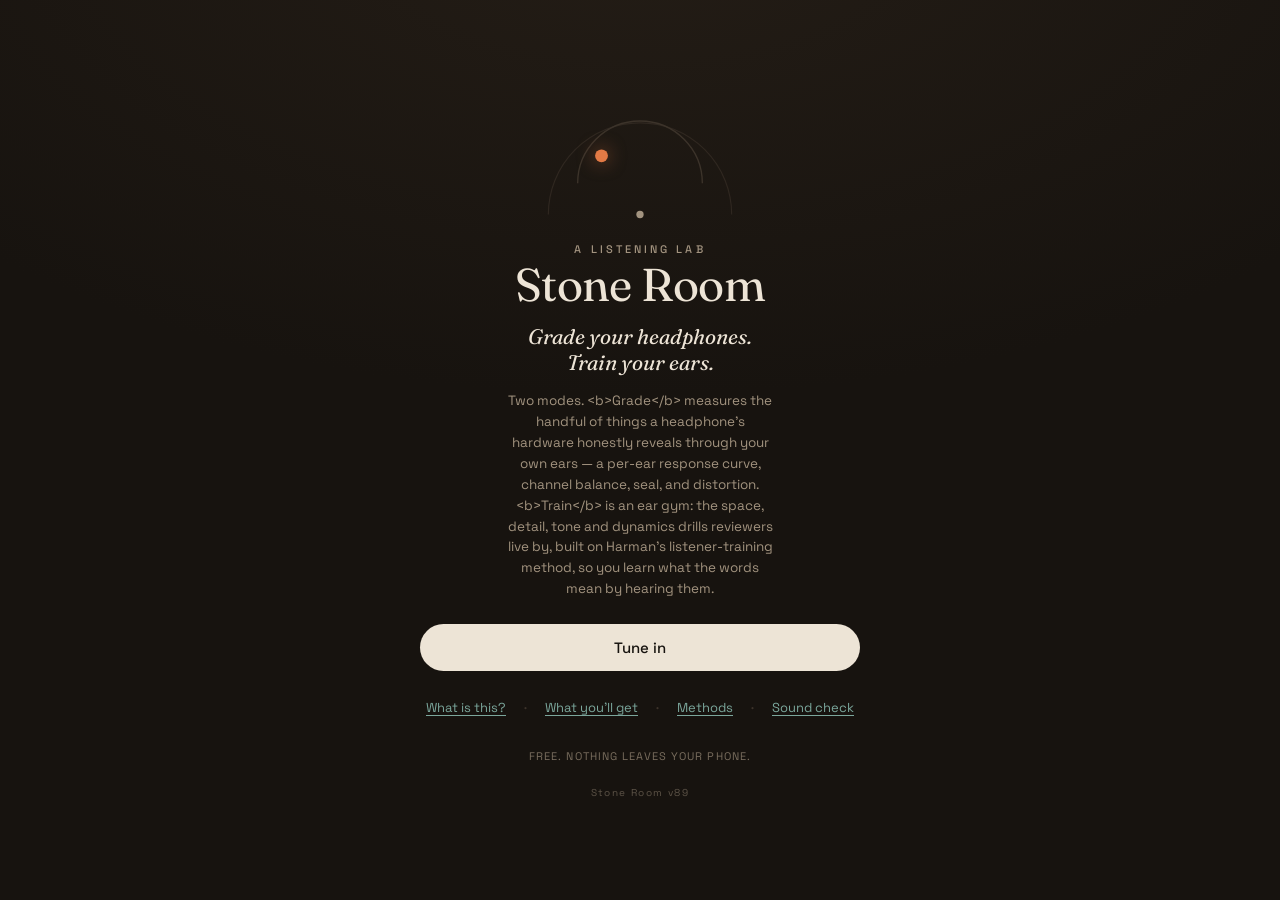
<file: index.html>
<!DOCTYPE html>
<html lang="en">
<head>
<meta charset="UTF-8" />
<meta name="viewport" content="width=device-width, initial-scale=1.0, viewport-fit=cover" />
<title>Stone Room — a listening lab</title>
<meta name="description" content="A free listening lab: measure your hearing and your headphones together. 20 rooms including a per-ear hearing curve — the shape of what you hear, saved so you can compare pairs and watch your ears over time." />
<meta name="theme-color" content="#17130F" />
<meta property="og:title" content="Stone Room — a listening lab" />
<meta property="og:description" content="Measure your hearing and your headphones together. Adaptive rooms + a per-ear hearing curve, saved so you can compare pairs — and learn the vocabulary as you go." />
<meta property="og:type" content="website" />
<link rel="manifest" href="manifest.webmanifest" />
<link rel="apple-touch-icon" href="icons/apple-touch-icon.png" />
<link rel="icon" href="icons/favicon-32.png" sizes="32x32" type="image/png" />
<meta name="apple-mobile-web-app-capable" content="yes" />
<meta name="apple-mobile-web-app-status-bar-style" content="black-translucent" />
<meta name="apple-mobile-web-app-title" content="Stone Room" />
<link rel="preconnect" href="https://fonts.googleapis.com">
<link rel="preconnect" href="https://fonts.gstatic.com" crossorigin>
<link href="https://fonts.googleapis.com/css2?family=Fraunces:ital,opsz,wght@0,9..144,400;0,9..144,500;1,9..144,400&family=Space+Grotesk:wght@400;500;600&display=swap" rel="stylesheet">
<link rel="stylesheet" href="styles.css" />
</head>
<body>
<div class="app">

  <!-- landing / explainer -->
  <section id="intro" class="screen on">
    <div class="hero">
      <svg class="herofield" viewBox="-120 -66 240 150" aria-hidden="true">
        <path class="arcfaint" d="M -100 60 A 100 100 0 0 1 100 60"/>
        <path class="arc" d="M -68 26 A 68 68 0 0 1 68 26"/>
        <circle class="headdot" cx="0" cy="60" r="4"/>
        <circle class="heroDot" id="heroDot" cx="-42" cy="-4" r="7"/>
      </svg>
      <div class="eyebrow">A listening lab</div>
      <h1>Stone Room</h1>
      <p class="hook" id="introHook"></p>
    </div>
    <p class="subline" id="introLine"></p>
    <div class="resumebar" id="resumebar" hidden>
      <div class="resumetext" id="resumetext"></div>
      <div class="resumebtns">
        <button class="btn small" id="resumebtn">Resume</button>
        <button class="linkbtn" id="freshbtn">Start fresh</button>
      </div>
    </div>
    <p class="lede deepnote" id="deepnote"></p>
    <button class="btn" id="begin">Tune in</button>
    <div class="introlinks">
      <button class="linkbtn" id="aboutToggle" aria-expanded="false">What is this?</button>
      <span class="sep">·</span>
      <button class="linkbtn" id="demoToggle" aria-expanded="false">What you’ll get</button>
      <span class="sep" id="pfsep" style="display:none">·</span>
      <button class="linkbtn" id="goprofiles" style="display:none">Profiles</button>
      <span class="sep">·</span>
      <button class="linkbtn" id="gomethods">Methods</button>
      <span class="sep">·</span>
      <button class="linkbtn" id="sndchk">Sound check</button>
    </div>
    <div class="about" id="introAbout" hidden>
      <p id="introWhat"></p>
      <p id="introGap"></p>
      <!-- the chain: everything a listening moment passes through — a lab rig measures one stage; you hear all five -->
      <div class="chainmap" aria-label="The five stages every sound passes through before you hear it">
        <div class="cm-head">Everything you hear passes through five stages</div>
        <div class="cm-node"><span class="cn">The recording</span><span class="cd">Streams and files are lossy-compressed — the encoder discards what a masking model predicts you won’t hear. A choice made before you press play.</span></div>
        <div class="cm-node"><span class="cn">The phone &amp; its apps</span><span class="cd">Volume curve, EQ, spatializers, system mixing — every setting quietly reshapes the signal.</span></div>
        <div class="cm-node"><span class="cn">The connection</span><span class="cd">Bluetooth re-compresses the audio again (SBC, AAC, aptX, LDAC — codecs differ); a cable skips that step.</span></div>
        <div class="cm-node lab"><span class="cn">The headphones</span><span class="cd">The driver’s frequency response, distortion, and seal against your head.</span></div>
        <div class="cm-node you"><span class="cn">Your ears</span><span class="cd">Outer-ear filtering, your own hearing thresholds, your training. Where sound becomes perception.</span></div>
        <p class="cm-cap">A lab rig measures the headphone stage in isolation — precisely, but alone. Listening happens through all five at once. Stone Room measures the whole line, because the whole line is what you hear — which is why every reading here says <b>you + this chain</b>, never a bare headphone spec.</p>
      </div>
      <p class="about-tips" id="introTips"></p>
    </div>
    <div class="demo" id="introDemo" hidden>
      <div class="fpbox" id="fpDemo"></div>
      <p class="demo-cap">A sample reading. Yours is measured from your own answers — every mark on it is a real number from your run.</p>
    </div>
    <p class="promise" id="introPromise"></p>
    <div class="labpanel" id="labpanel" style="display:none"></div>
    <div class="ver" id="ver"></div>
  </section>

  <!-- channel check: ONE verifiable test of the chain, used before every room -->
  <section id="cal" class="screen">
    <div class="eyebrow">First, a quick check</div>
    <h2 id="calTitle">Which ear?</h2>
    <p class="lede" id="calNote">Headphones on. A two-note chime is playing in <b>one</b> ear — which side do you hear it on?</p>
    <div class="calbar" id="calbar">
      <span class="end" style="text-align:left">◀ Left</span>
      <div class="caltrack"><div class="caldot" id="caldot"></div></div>
      <span class="end" style="text-align:right">Right ▶</span>
    </div>
    <div class="choices on" id="calChoices"></div>
    <div class="row">
      <button class="btn ghost" id="calback">Back</button>
    </div>
  </section>

  <!-- room select -->
  <section id="select" class="screen">
    <div class="eyebrow">Pick a room</div>
    <h2>What do you want to measure?</h2>
    <p class="lede">One room at a time. Each measures a single claim on the pair you have on — tap it, run it, and the reading lands on that pair’s profile.</p>
    <div class="selscroll" id="selscroll"></div>
    <div class="seltools">
      <button id="selall">Everything</button>
      <button id="selnone">Clear</button>
    </div>
    <div class="seltime" id="seltime"></div>
    <div class="row"><button class="btn ghost" id="selback">Back</button><button class="btn ghost" id="selstart">Results ›</button></div>
  </section>

  <!-- device -->
  <section id="device" class="screen">
    <div class="eyebrow">One more thing</div>
    <h2>Which headphones are on?</h2>
    <p class="lede">Results are saved per pair, so you can run the same room on different headphones and compare them.</p>
    <div class="warnbox"><b>Comparing pairs?</b> Match loudness first: replay the calibration notes on each pair and set the phone volume until they sound equally loud. Keep ANC in the same mode, and check both use their best Bluetooth codec (Developer options → Bluetooth audio codec).</div>
    <input id="devinput" maxlength="24" placeholder="e.g. HD 600, AirPods Pro…" />
    <div class="devchips" id="devchips"></div>
    <label class="optrow"><input type="checkbox" id="optnoise" /><span>Soft noise wash between A and B — resets your ear between samples <em>(experimental)</em></span></label>
    <div class="row"><button class="btn ghost" id="devback">Back</button><button class="btn" id="devgo">Start</button></div>
  </section>

  <!-- game -->
  <section id="game" class="screen">
    <div class="devlabel" id="devlabel"></div>
    <div class="scorebar">SCORE <b id="score">0</b><span class="tl" id="timeleft"></span></div>

    <div class="g-top">
      <div class="chapline"><span class="chapno" id="chapno">I</span><span class="chaptag" id="chaptag"></span></div>
      <div class="chaptitle-row">
        <div class="chaptitle" id="chaptitle"></div>
        <button class="iconbtn" id="infobtn" aria-label="The science behind this room" title="The science behind this room">i</button>
      </div>
      <div class="claim" id="claim"></div>
      <div class="notice" id="notice"></div>
    </div>

    <div class="g-mid">
      <div class="field-wrap" id="fieldwrap" tabindex="0" role="application" aria-label="Listening field — tap where you hear the sound, or use arrow keys to aim and Enter to place your guess">
        <svg class="field" id="field" viewBox="-168 -78 336 208" aria-label="frontal listening stage">
          <path class="arcfaint" d="M -150 95 A 150 150 0 0 1 150 95"/>
          <path class="arc" d="M -74 95 A 74 74 0 0 1 74 95"/>
          <text class="lbl" x="-138" y="112" text-anchor="middle">left</text>
          <text class="lbl" x="0" y="-64" text-anchor="middle">front</text>
          <text class="lbl" x="138" y="112" text-anchor="middle">right</text>
          <circle class="ripple" id="ripple" cx="0" cy="95" r="10"/>
          <circle class="headdot" cx="0" cy="95" r="5"/>
          <line class="link" id="link" x1="0" y1="95" x2="0" y2="95"/>
          <circle class="guess" id="guess" cx="0" cy="0" r="7"/>
          <g class="truthg" id="truthg"><circle class="truth" id="truth" cx="0" cy="0" r="8"/></g>
        </svg>
      </div>

      <div class="field-wrap circle hidden" id="fieldwrapO" tabindex="0" role="application" aria-label="Full-circle listening field — tap where you hear the sound, or use arrow keys to aim and Enter to place your guess">
        <svg class="field" id="fieldO" viewBox="-160 -160 320 320" aria-label="full-circle listening field">
          <circle class="arcfaint" cx="0" cy="0" r="150"/>
          <circle class="arc" cx="0" cy="0" r="112"/>
          <text class="lbl" x="0" y="-138" text-anchor="middle">front</text>
          <text class="lbl" x="0" y="146" text-anchor="middle">back</text>
          <text class="lbl" x="-141" y="4" text-anchor="middle">L</text>
          <text class="lbl" x="141" y="4" text-anchor="middle">R</text>
          <circle class="ripple" id="rippleO" cx="0" cy="0" r="10"/>
          <circle class="headdot" cx="0" cy="0" r="5"/>
          <circle class="comet" id="comet" cx="0" cy="0" r="5"/>
          <line class="link" id="linkO" x1="0" y1="0" x2="0" y2="0"/>
          <circle class="guess" id="guessO" cx="0" cy="0" r="7"/>
          <g class="truthg" id="truthgO"><circle class="truth" id="truthO" cx="0" cy="0" r="8"/></g>
        </svg>
      </div>

      <div class="choices" id="choices"></div>

      <div class="hint" id="hint"></div>
      <div class="status" id="status">Listen…</div>
      <div class="precision" id="precision">
        <div class="plabel"><span>Precision</span><span id="pvalue"></span></div>
        <div class="ptrack"><div class="pfill" id="pfill"></div></div>
      </div>
      <div class="learn" id="learn"></div>
    </div>

    <div class="g-bot">
      <div class="controls">
        <button class="replay" id="replay"><span>↺</span> Replay</button>
        <button class="btn ghost skipbtn" id="skipbtn">Skip →</button>
        <button class="btn ghost contbtn" id="contbtn">Sharpen ↑</button>
        <button class="btn ghost lockbtn" id="lockbtn">↻ Redo</button>
        <button class="btn next" id="next">Next</button>
      </div>
      <div class="navrow2">
        <button class="navopen" id="roomsbtn" aria-haspopup="dialog">☰ Rooms &amp; progress</button>
        <button class="navopen" id="gohome" aria-label="Leave the tour — progress is saved">⌂ Home</button>
      </div>
      <div class="chapdots" id="chapdots"></div>
    </div>
  </section>

  <!-- end -->
  <section id="end" class="screen">
    <div class="eyebrow">Tour complete</div>
    <div class="num" id="finalnum">0</div>
    <div class="finalout" id="finalout"></div>
    <div class="rank" id="rank">—</div>
    <p class="verdict" id="verdict"></p>
    <p class="benchnote" id="benchnote"></p>
    <div class="saved" id="saved"></div>
    <div class="fpwrap" id="fpwrap" style="display:none">
      <div class="fpbox" id="fpcard"></div>
    </div>
    <div class="seltools">
      <button id="savecard">Save card</button>
      <button id="copyres">Copy results</button>
      <button id="sharelink">Share</button>
    </div>
    <div class="breakdown" id="breakdown"></div>
    <div class="support">
      <p>Stone Room is free and always will be. If it helped you hear your headphones, you can leave a tip.</p>
      <div class="srow"><a class="coffee" href="#" role="button">☕ Buy me a coffee</a></div>
    </div>
    <div class="row">
      <button class="btn ghost" id="reselect">Rooms</button>
      <button class="btn ghost" id="endcurve">Curve</button>
      <button class="btn ghost" id="endprofiles">Profiles</button>
      <button class="btn" id="again">Again</button>
    </div>
    <div class="ver" id="verEnd"></div>
  </section>

  <!-- compare -->
  <section id="compare" class="screen">
    <div class="eyebrow">The lab bench</div>
    <h2>Headphone vs headphone</h2>
    <p class="lede">Same rooms, different pairs. Tap names to show or hide them. With two pairs shown, each row says whether the gap is real — or within run-to-run noise.</p>
    <div class="legend" id="legend"></div>
    <div class="cmpscroll" id="cmpscroll"></div>
    <div class="row">
      <button class="btn ghost" id="cmpback">Back to profiles</button>
      <button class="btn" id="cmpnew">New tour</button>
    </div>
  </section>

  <!-- profiles: manage each headphone pair (retake a room, rename, delete, export, import) -->
  <section id="profiles" class="screen">
    <div class="eyebrow">Your headphones</div>
    <h2>Profiles</h2>
    <p class="lede">Each pair keeps its own results — retake any room whenever, and they add up here. Back up a pair or import one.</p>
    <div class="profilelist" id="profileList"></div>
    <div class="seltools">
      <button id="pf-import">Import a file</button>
      <button id="pf-exportall">Export all</button>
    </div>
    <input type="file" id="pf-file" accept="application/json,.json" style="display:none" />
    <div class="row"><button class="btn ghost" id="pf-back">Back</button><button class="btn ghost" id="pfcompare" style="display:none">Compare pairs</button></div>
  </section>

  <!-- profile detail: results first — card, hearing curve, every room; tap a room to (re)take it -->
  <section id="pfview" class="screen">
    <div class="eyebrow">Profile</div>
    <h2 id="pvname"></h2>
    <p class="lede" id="pvmeta"></p>
    <div class="fpwrap" id="pvcardwrap" style="display:none"><div class="fpbox" id="pvcard"></div></div>
    <div class="fpwrap" id="pvcurvewrap" style="display:none"><div class="fpbox" id="pvcurve"></div></div>
    <p class="lede" id="pvcurvenote" style="display:none"></p>
    <div class="cmpempty" id="pvempty" style="display:none">Nothing measured on this pair yet.<br>Tap any room below to take its first reading.</div>
    <div class="pvrooms" id="pvrooms"></div>
    <div class="pvdrift" id="pvdrift" style="display:none"></div>
    <div class="seltools">
      <button id="pvsavecard" style="display:none">Save card</button>
      <button id="pvsavecurve" style="display:none">Save curve</button>
      <button id="pv-rename">Rename</button>
      <button id="pv-export">Export</button>
      <button id="pv-delete">Delete</button>
    </div>
    <div class="row">
      <button class="btn ghost" id="pv-back">Back</button>
      <button class="btn" id="pv-test">Build a tour ›</button>
    </div>
  </section>

  <!-- methods: how it measures, what it can and cannot claim, and the literature behind both -->
  <section id="methods" class="screen">
    <div class="eyebrow">How this works</div>
    <h2>Methods &amp; limits</h2>
    <p class="lede">Everything here is measured in a browser, on your gear, by you. That buys a lot — and rules some things out. Both are written down.</p>
    <div class="mdoc" id="mdoc"></div>
    <div class="row"><button class="btn ghost" id="mdback">Back</button></div>
  </section>

  <!-- audiogram / hearing curve -->
  <section id="curve" class="screen">
    <div class="eyebrow">Hearing + headphone curve</div>
    <div class="chaptitle" id="cvTitle">Set your volume</div>
    <div class="cvprog" id="cvprog"></div>
    <p class="notice" id="cvNote"></p>
    <div class="beat" id="cvbeat" aria-hidden="true"><i></i><i></i><i></i><i></i></div>
    <div class="fpwrap" id="cvwrap" style="display:none"><div class="fpbox" id="cvcard"></div></div>
    <div class="cvdetail" id="cvdetail" style="display:none"></div>
    <div class="choices on" id="cvChoices"></div>
    <div class="row">
      <button class="btn ghost" id="cvhome">⌂ Home</button>
      <button class="btn ghost" id="cvexit">Done</button>
      <button class="btn ghost" id="cvredo">Redo</button>
      <button class="btn" id="cvsave">Save curve</button>
    </div>
  </section>

</div>

<!-- room navigator: jump between rooms, see which are done + their score -->
<div class="modal" id="roomnav">
  <div class="sheet navsheet">
    <button class="close" id="navclose" aria-label="Close">×</button>
    <div class="m-tag">Your tour · tap a room to jump to it</div>
    <h2>Rooms &amp; progress</h2>
    <div class="navlist" id="navlist"></div>
    <div class="row"><button class="btn ghost" id="navskip">Skip this room →</button></div>
  </div>
</div>

<!-- info sheet (science per room) -->
<div class="modal" id="modal">
  <div class="sheet">
    <button class="close" id="infoclose" aria-label="Close">×</button>
    <div class="m-tag" id="mTag"></div>
    <h2 id="mTitle"></h2>
    <div class="m-sec m-bench"><p id="mBench"></p></div>
    <div class="m-sec"><h4>What's happening in the driver</h4><p id="mScience"></p></div>
    <div class="m-sec"><p class="m-models" id="mModels"></p></div>
  </div>
</div>

<script src="content.js"></script>
<script src="adaptive.js"></script>
<script src="ag-search.js"></script>
<script src="fingerprint.js"></script>
<script src="app.js"></script>
</body>
</html>
</file>
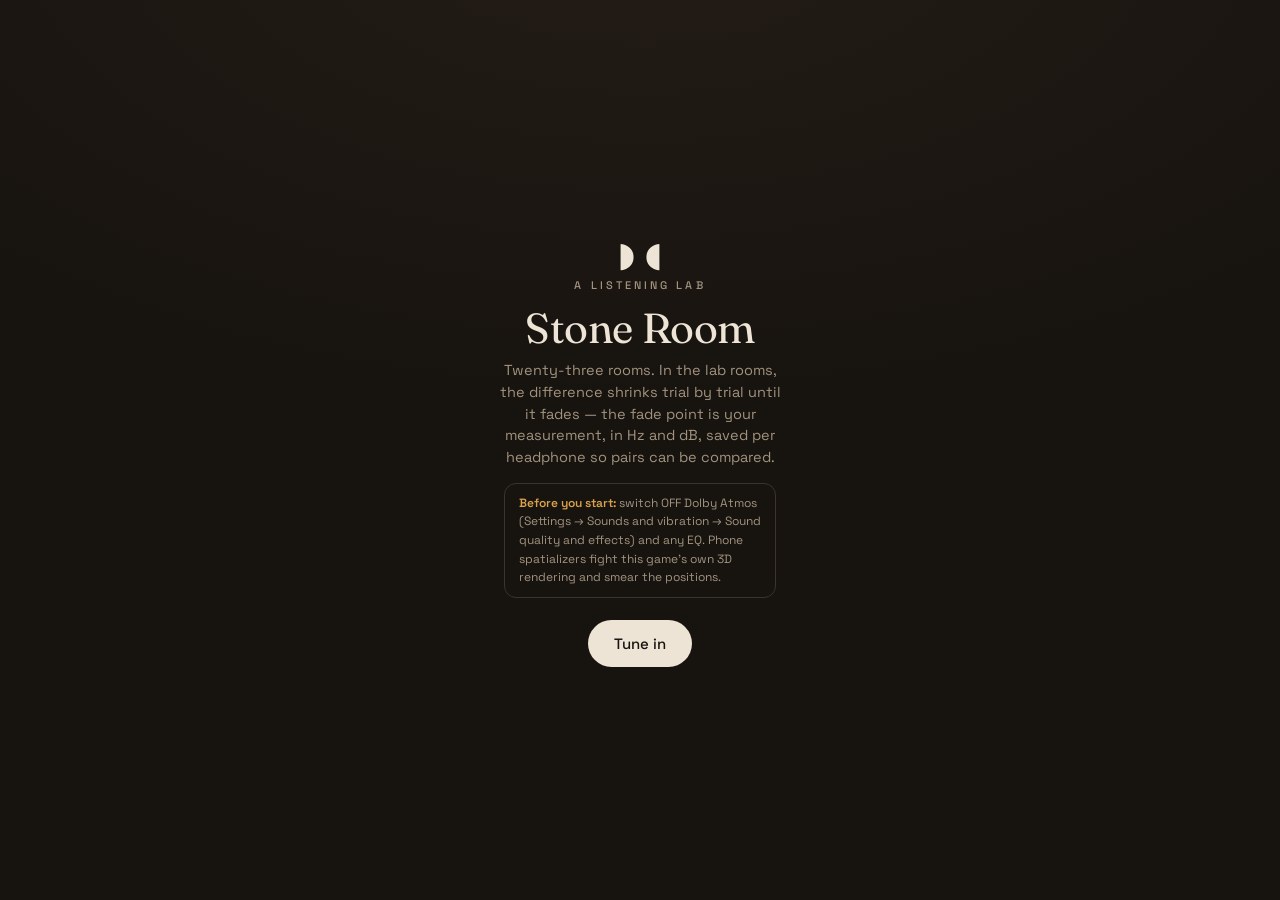
<file: legacy/stone-room-v1.html>
<!DOCTYPE html>
<html lang="en">
<head>
<meta charset="UTF-8" />
<meta name="viewport" content="width=device-width, initial-scale=1.0, maximum-scale=1.0, user-scalable=no" />
<title>Stone Room — a listening lab</title>
<meta name="description" content="A free listening lab for new headphones: 23 short rooms that test soundstage, detail, bass, treble and timing — and measure your pair's fade points in real Hz and dB." />
<meta property="og:title" content="Stone Room — a listening lab" />
<meta property="og:description" content="Put audiophile claims to the test on your own headphones. Play the rooms, learn the vocabulary, and walk out with measurements you can compare pair to pair." />
<meta property="og:type" content="website" />
<meta name="theme-color" content="#17130F" />
<link rel="icon" href="data:image/svg+xml,%3Csvg xmlns='http://www.w3.org/2000/svg' viewBox='0 0 100 100'%3E%3Ccircle cx='50' cy='54' r='40' fill='%232A231C' stroke='%23D9A24B' stroke-width='6'/%3E%3Ccircle cx='50' cy='54' r='12' fill='%23E27A45'/%3E%3C/svg%3E" />
<link rel="preconnect" href="https://fonts.googleapis.com">
<link rel="preconnect" href="https://fonts.gstatic.com" crossorigin>
<link href="https://fonts.googleapis.com/css2?family=Fraunces:ital,opsz,wght@0,9..144,400;0,9..144,500;1,9..144,400&family=Space+Grotesk:wght@400;500;600&display=swap" rel="stylesheet">
<style>
  :root{
    --bg:#17130F; --surface:#2A231C; --line:#3C332A;
    --stone:#EDE4D6; --muted:#A2937F;
    --ember:#E27A45; --sage:#7BA79C; --gold:#D9A24B;
    --disp:"Fraunces",Georgia,serif;
    --ui:"Space Grotesk",system-ui,-apple-system,sans-serif;
  }
  *{box-sizing:border-box;-webkit-tap-highlight-color:transparent}
  html,body{margin:0;height:100%}
  body{
    background:radial-gradient(120% 90% at 50% -10%, #241D16 0%, var(--bg) 60%);
    color:var(--stone); font-family:var(--ui);
    display:flex; align-items:flex-start; justify-content:center;
    min-height:100dvh; overflow-x:hidden; overflow-y:auto; user-select:none;
    -webkit-user-select:none; touch-action:manipulation;
  }
  .app{width:min(94vw,436px); padding:18px 20px 24px; text-align:center; position:relative; margin:auto}
  .eyebrow{font-size:11px; letter-spacing:.28em; text-transform:uppercase; color:var(--muted); font-weight:500;}
  h1{font-family:var(--disp); font-weight:400; font-size:clamp(30px,9vw,42px); line-height:1.02; margin:.35em 0 .25em; letter-spacing:-.01em;}
  h2{font-family:var(--disp); font-weight:400; font-size:24px; margin:.2em 0 .4em}
  .lede{color:var(--muted); font-size:14.5px; line-height:1.5; margin:0 auto; max-width:32ch;}
  .btn{font-family:var(--ui); font-weight:500; font-size:15px; color:var(--bg); background:var(--stone); border:none; border-radius:100px; padding:14px 26px; cursor:pointer; transition:transform .12s ease, opacity .2s ease;}
  .btn:active{transform:scale(.97)}
  .btn:disabled{opacity:.35; cursor:default}
  .btn:focus-visible,.choice:focus-visible,.replay:focus-visible,.chip:focus-visible,.devchip:focus-visible{outline:2px solid var(--sage); outline-offset:3px}
  .btn.ghost{background:transparent;color:var(--stone);border:1px solid var(--line)}

  .screen{display:none; animation:fade .5s ease both}
  .screen.on{display:block}
  @keyframes fade{from{opacity:0; transform:translateY(6px)}to{opacity:1; transform:none}}

  #start .cans{font-size:34px; margin:6px 0 2px}
  #start .btn{margin-top:22px}
  #start .minor{margin-top:12px}
  .minor{background:none;border:none;color:var(--muted);font-family:var(--ui);font-size:12px;letter-spacing:.12em;text-transform:uppercase;cursor:pointer;text-decoration:underline;text-underline-offset:3px}
  .warnbox{margin:14px auto 0; max-width:34ch; border:1px solid var(--line); border-radius:12px; padding:10px 14px; font-size:12px; color:var(--muted); line-height:1.55; text-align:left}
  .warnbox b{color:var(--gold); font-weight:600}

  #cal .lede{margin-bottom:16px}
  .calbar{display:flex; justify-content:space-between; align-items:center; width:min(80vw,300px); margin:8px auto 4px; height:56px; position:relative}
  .calbar .end{font-size:11px; letter-spacing:.24em; text-transform:uppercase; color:var(--muted); width:52px}
  .caltrack{flex:1; height:2px; background:var(--line); margin:0 8px; position:relative; border-radius:2px}
  .caldot{position:absolute; top:50%; width:14px; height:14px; border-radius:50%; background:var(--ember); transform:translate(-50%,-50%); left:50%; opacity:0; transition:left .5s ease}
  .calbar.play .caldot{opacity:1; box-shadow:0 0 14px var(--ember)}
  .row{display:flex; gap:10px; justify-content:center; margin-top:20px; flex-wrap:wrap}

  .selscroll{max-height:50dvh; overflow-y:auto; margin:12px -4px 0; padding:0 4px}
  .ggroup{margin:14px 0 6px; text-align:left}
  .ghead{display:flex; align-items:baseline; justify-content:space-between; gap:10px; padding:0 2px 8px; border-bottom:1px solid var(--line); margin-bottom:10px}
  .ghead .gname{font-family:var(--disp); font-size:17px; color:var(--stone)}
  .ghead .gsub{font-size:10px; letter-spacing:.18em; text-transform:uppercase; color:var(--muted); margin-left:8px}
  .ghead button{background:none;border:none;color:var(--sage);font-family:var(--ui);font-size:11px;letter-spacing:.12em;text-transform:uppercase;cursor:pointer;text-decoration:underline;text-underline-offset:3px;white-space:nowrap}
  .chipgrid{display:grid; grid-template-columns:1fr 1fr; gap:8px}
  .chip{border:1px solid var(--line); background:var(--surface); border-radius:14px; padding:11px 12px 10px; text-align:left; cursor:pointer; color:var(--stone); font-family:var(--ui); transition:border-color .15s, background .15s, opacity .15s; opacity:.5; position:relative}
  .chip.on{opacity:1; border-color:var(--sage); background:rgba(123,167,156,.08)}
  .chip.on::after{content:'✓'; position:absolute; top:9px; right:11px; color:var(--sage); font-size:12px}
  .chip .cname{font-size:14.5px; font-weight:500; margin:0 0 2px}
  .chip .cq{font-size:10px; letter-spacing:.08em; text-transform:uppercase; color:var(--gold); margin-bottom:4px}
  .chip .cclaim{font-family:var(--disp); font-style:italic; font-size:11.5px; line-height:1.35; color:var(--muted)}
  .seltools{display:flex; gap:16px; justify-content:center; margin-top:12px}
  .seltools button{background:none;border:none;color:var(--muted);font-family:var(--ui);font-size:12px;letter-spacing:.12em;text-transform:uppercase;cursor:pointer;text-decoration:underline;text-underline-offset:3px}
  #select .row{margin-top:14px}

  /* device screen */
  #device input{
    width:min(80vw,300px); background:var(--surface); border:1px solid var(--line); border-radius:12px;
    color:var(--stone); font-family:var(--ui); font-size:16px; padding:13px 16px; text-align:center; margin-top:14px;
  }
  #device input:focus{outline:2px solid var(--sage); outline-offset:2px}
  .devchips{display:flex; gap:8px; justify-content:center; flex-wrap:wrap; margin-top:12px}
  .devchip{border:1px solid var(--line); background:var(--surface); color:var(--stone); border-radius:100px; padding:8px 14px; font-family:var(--ui); font-size:13px; cursor:pointer}
  .devchip:active{transform:scale(.96)}

  .chapline{display:flex; align-items:center; justify-content:center; gap:10px; margin-bottom:2px}
  .chapno{font-family:var(--disp); font-size:13px; color:var(--gold)}
  .chaptag{font-size:10.5px; letter-spacing:.26em; text-transform:uppercase; color:var(--muted)}
  .chaptitle{font-family:var(--disp); font-weight:400; font-size:25px; margin:.08em 0 .12em}
  .claim{font-family:var(--disp); font-style:italic; font-size:13.5px; line-height:1.4; color:var(--gold); max-width:32ch; margin:0 auto 6px}
  .claim::before{content:'“'} .claim::after{content:'”'}
  .notice{color:var(--muted); font-size:12.5px; line-height:1.42; min-height:32px; max-width:34ch; margin:0 auto}

  .field-wrap{position:relative; width:min(92vw,390px); aspect-ratio:1.75; margin:12px auto 2px}
  .field-wrap.circle{width:min(72vw,290px); aspect-ratio:1}
  .field-wrap.hidden{display:none}
  svg.field{width:100%; height:100%; overflow:visible; cursor:crosshair; touch-action:none}
  .arc{fill:none; stroke:var(--line); stroke-width:1.5}
  .arcfaint{fill:none; stroke:var(--line); stroke-width:1; opacity:.4}
  .headdot{fill:var(--muted)}
  .lbl{fill:var(--muted); font-family:var(--ui); font-size:10px; letter-spacing:.18em; text-transform:uppercase}
  .guess{fill:var(--sage); opacity:0; transition:opacity .15s}
  .guess.on{opacity:1}
  .truth{fill:var(--ember); opacity:0}
  .truthg.on .truth{opacity:1; animation:pop .45s cubic-bezier(.2,1.3,.4,1) both}
  @keyframes pop{from{transform:scale(.2)}to{transform:scale(1)}}
  .truthg{transform-box:fill-box; transform-origin:center}
  .link{stroke:var(--sage); stroke-width:1.5; stroke-dasharray:3 4; opacity:0; transition:opacity .3s}
  .link.on{opacity:.7}
  .ripple{fill:none; stroke:var(--ember); stroke-width:1.5; opacity:0}
  .listening .ripple{animation:rip 1.9s ease-out infinite}
  @keyframes rip{0%{r:10px;opacity:.5}100%{r:120px;opacity:0}}
  .comet{fill:var(--gold); opacity:0}
  .comet.on{opacity:.9}

  .choices{display:none; gap:12px; justify-content:center; margin:22px auto 10px; flex-wrap:wrap}
  .choices.on{display:flex}
  .choice{min-width:86px; padding:20px 18px; border-radius:16px; border:1px solid var(--line); background:var(--surface); color:var(--stone); font-family:var(--disp); font-size:22px; cursor:pointer; transition:transform .1s ease, border-color .2s, background .2s;}
  .choice small{display:block; font-family:var(--ui); font-size:10.5px; letter-spacing:.16em; text-transform:uppercase; color:var(--muted); margin-top:6px}
  .choice:active{transform:scale(.96)}
  .choice:disabled{opacity:.5; cursor:default}
  .choice.correct{border-color:var(--sage); background:rgba(123,167,156,.12)}
  .choice.wrong{border-color:var(--ember); background:rgba(226,122,69,.10)}
  .choice.playing{border-color:var(--gold)}

  .status{min-height:22px; font-size:13.5px; color:var(--stone); margin:4px 0 2px; font-weight:500}
  .status .pts{color:var(--gold)}
  .learn{display:none; margin:8px auto 0; max-width:34ch; border-left:2px solid var(--sage); padding:6px 0 6px 12px; text-align:left; font-size:12px; line-height:1.5; color:var(--muted)}
  .learn.on{display:block; animation:fade .4s ease both}
  .learn b{color:var(--sage); font-weight:600; letter-spacing:.08em; text-transform:uppercase; font-size:10px; display:block; margin-bottom:2px}
  .controls{display:flex; gap:10px; justify-content:center; align-items:center; margin-top:8px}
  .replay{display:inline-flex; align-items:center; gap:8px; background:transparent; border:1px solid var(--line); color:var(--stone); border-radius:100px; padding:11px 20px; font-family:var(--ui); font-size:14px; cursor:pointer}
  .replay:active{transform:scale(.97)}
  .replay:disabled{opacity:.35}
  .next{opacity:0; pointer-events:none; transition:opacity .25s}
  .next.on{opacity:1; pointer-events:auto}

  .progress{display:flex; gap:6px; justify-content:center; margin-top:14px}
  .pip{width:7px; height:7px; border-radius:50%; background:var(--line)}
  .pip.done{background:var(--sage)}
  .pip.now{background:var(--stone); box-shadow:0 0 0 3px rgba(237,228,214,.12)}
  .chapdots{display:flex; gap:4px; justify-content:center; margin-top:8px; flex-wrap:wrap}
  .cdot{width:4px;height:4px;border-radius:50%;background:var(--line)}
  .cdot.done{background:var(--gold)} .cdot.now{background:var(--stone)}

  .scorebar{position:absolute; top:0; right:16px; font-size:11px; letter-spacing:.14em; color:var(--muted)}
  .scorebar b{color:var(--gold); font-weight:600}
  #game{padding-top:24px}
  .devlabel{position:absolute; top:0; left:16px; font-size:11px; letter-spacing:.14em; color:var(--muted); max-width:40%; overflow:hidden; text-overflow:ellipsis; white-space:nowrap; text-align:left}

  #end .num{font-family:var(--disp); font-size:56px; line-height:1; color:var(--gold); margin:.1em 0}
  #end .rank{font-size:12px; letter-spacing:.24em; text-transform:uppercase; color:var(--muted)}
  #end .verdict{margin:12px auto 6px; max-width:30ch; color:var(--stone); font-size:14px; line-height:1.5}
  #end .saved{font-size:11px; letter-spacing:.14em; text-transform:uppercase; color:var(--sage); min-height:16px}
  .breakdown{width:min(84vw,310px); margin:12px auto 0; text-align:left; max-height:30dvh; overflow-y:auto}
  .bghead{font-family:var(--disp); font-size:13px; color:var(--stone); margin:10px 0 2px; border-bottom:1px solid var(--line); padding-bottom:4px}
  .brow{display:flex; align-items:center; gap:10px; margin:7px 0}
  .brow .bname{width:96px; font-size:11px; letter-spacing:.14em; text-transform:uppercase; color:var(--muted)}
  .btrack{flex:1; height:6px; background:var(--line); border-radius:3px; overflow:hidden}
  .bfill{height:100%; background:var(--sage); border-radius:3px; width:0; transition:width .8s cubic-bezier(.2,.8,.2,1)}
  .brow .bpct{width:58px; font-size:10.5px; color:var(--stone); text-align:right}
  #end .row{margin-top:18px}

  /* compare screen */
  .legend{display:flex; gap:8px; justify-content:center; flex-wrap:wrap; margin:12px 0 4px}
  .legchip{display:inline-flex; align-items:center; gap:7px; border:1px solid var(--line); background:var(--surface); color:var(--stone); border-radius:100px; padding:7px 13px; font-family:var(--ui); font-size:12.5px; cursor:pointer; opacity:.45}
  .legchip.on{opacity:1; border-color:var(--stone)}
  .legchip .dot{width:9px;height:9px;border-radius:50%}
  .cmpscroll{max-height:52dvh; overflow-y:auto; margin:10px -4px 0; padding:0 4px; text-align:left}
  .cmprow{margin:8px 0 10px}
  .cmprow .rname{font-size:11px; letter-spacing:.14em; text-transform:uppercase; color:var(--muted); margin-bottom:4px}
  .cmpbar{display:flex; align-items:center; gap:8px; margin:3px 0}
  .cmpbar .track{flex:1; height:5px; background:var(--line); border-radius:3px; overflow:hidden}
  .cmpbar .fill{height:100%; border-radius:3px}
  .cmpbar .pct{width:60px; font-size:10px; color:var(--stone); text-align:right}
  .cmpempty{color:var(--muted); font-size:13.5px; margin-top:20px; line-height:1.6}
  #compare .row{margin-top:16px}

  @media (prefers-reduced-motion: reduce){ *{animation-duration:.001s !important; transition-duration:.001s !important} .listening .ripple{opacity:.3} }
</style>
</head>
<body>
<div class="app">

  <section id="start" class="screen on">
    <div class="cans">◗ ◖</div>
    <div class="eyebrow">A listening lab</div>
    <h1>Stone Room</h1>
    <p class="lede">Twenty-three rooms. In the lab rooms, the difference shrinks trial by trial until it fades — the fade point is your measurement, in Hz and dB, saved per headphone so pairs can be compared.</p>
    <p class="lede" id="deepnote" style="display:none; margin-top:10px; color:var(--gold)"></p>
    <div class="warnbox"><b>Before you start:</b> switch OFF Dolby Atmos (Settings → Sounds and vibration → Sound quality and effects) and any EQ. Phone spatializers fight this game's own 3D rendering and smear the positions.</div>
    <button class="btn" id="begin">Tune in</button><br>
    <button class="minor" id="gocompare" style="display:none">View headphone comparison</button>
  </section>

  <section id="cal" class="screen">
    <div class="eyebrow">First, a quick check</div>
    <h2>Left. Centre. Right.</h2>
    <p class="lede">Three notes travel across the stage. If they clearly move ear to ear, you're set. If they don't — or left and right feel smeared — turn off <em>Dolby Atmos</em> and check <em>Mono audio</em> is off.</p>
    <div class="calbar" id="calbar">
      <span class="end" style="text-align:left">◀ Left</span>
      <div class="caltrack"><div class="caldot" id="caldot"></div></div>
      <span class="end" style="text-align:right">Right ▶</span>
    </div>
    <div class="row">
      <button class="btn ghost" id="calreplay">↺ Again</button>
      <button class="btn" id="calgo">It moves — continue</button>
    </div>
  </section>

  <section id="select" class="screen">
    <div class="eyebrow">Build your tour</div>
    <h2>What do you want to prove?</h2>
    <p class="lede">Each room tests one audiophile claim. Tap rooms in or out; use a group's toggle for the whole set.</p>
    <div class="selscroll" id="selscroll"></div>
    <div class="seltools">
      <button id="selall">Everything</button>
      <button id="selnone">Clear</button>
    </div>
    <div class="row"><button class="btn" id="selstart">Continue</button></div>
  </section>

  <section id="device" class="screen">
    <div class="eyebrow">One more thing</div>
    <h2>Which headphones are on?</h2>
    <p class="lede">Results are saved per pair, so you can run the same rooms on different headphones and compare them.</p>
    <div class="warnbox"><b>Comparing pairs?</b> Match loudness first: replay the calibration notes on each pair and set the phone volume until they sound equally loud. Keep ANC in the same mode, and check both use their best Bluetooth codec (Developer options → Bluetooth audio codec).</div>
    <input id="devinput" maxlength="24" placeholder="e.g. Px8 S2" />
    <div class="devchips" id="devchips"></div>
    <div class="row"><button class="btn" id="devgo">Start the tour</button></div>
  </section>

  <section id="game" class="screen">
    <div class="devlabel" id="devlabel"></div>
    <div class="scorebar">SCORE <b id="score">0</b></div>
    <div class="chapline"><span class="chapno" id="chapno">I</span><span class="chaptag" id="chaptag"></span></div>
    <div class="chaptitle" id="chaptitle"></div>
    <div class="claim" id="claim"></div>
    <div class="notice" id="notice"></div>

    <div class="field-wrap" id="fieldwrap">
      <svg class="field" id="field" viewBox="-168 -78 336 208" aria-label="frontal listening stage">
        <path class="arcfaint" d="M -150 95 A 150 150 0 0 1 150 95"/>
        <path class="arc" d="M -110 41 A 110 110 0 0 1 110 41"/>
        <text class="lbl" x="-150" y="112" text-anchor="middle">left</text>
        <text class="lbl" x="0" y="-64" text-anchor="middle">front</text>
        <text class="lbl" x="150" y="112" text-anchor="middle">right</text>
        <circle class="ripple" id="ripple" cx="0" cy="95" r="10"/>
        <circle class="headdot" cx="0" cy="95" r="5"/>
        <line class="link" id="link" x1="0" y1="95" x2="0" y2="95"/>
        <circle class="guess" id="guess" cx="0" cy="0" r="7"/>
        <g class="truthg" id="truthg"><circle class="truth" id="truth" cx="0" cy="0" r="8"/></g>
      </svg>
    </div>

    <div class="field-wrap circle hidden" id="fieldwrapO">
      <svg class="field" id="fieldO" viewBox="-160 -160 320 320" aria-label="full-circle listening field">
        <circle class="arcfaint" cx="0" cy="0" r="150"/>
        <circle class="arc" cx="0" cy="0" r="112"/>
        <text class="lbl" x="0" y="-138" text-anchor="middle">front</text>
        <text class="lbl" x="0" y="146" text-anchor="middle">back</text>
        <text class="lbl" x="-141" y="4" text-anchor="middle">L</text>
        <text class="lbl" x="141" y="4" text-anchor="middle">R</text>
        <circle class="ripple" id="rippleO" cx="0" cy="0" r="10"/>
        <circle class="headdot" cx="0" cy="0" r="5"/>
        <circle class="comet" id="comet" cx="0" cy="0" r="5"/>
        <line class="link" id="linkO" x1="0" y1="0" x2="0" y2="0"/>
        <circle class="guess" id="guessO" cx="0" cy="0" r="7"/>
        <g class="truthg" id="truthgO"><circle class="truth" id="truthO" cx="0" cy="0" r="8"/></g>
      </svg>
    </div>

    <div class="choices" id="choices"></div>

    <div class="status" id="status">Listen…</div>
    <div class="learn" id="learn"></div>
    <div class="controls">
      <button class="replay" id="replay"><span>↺</span> Replay</button>
      <button class="btn next" id="next">Next</button>
    </div>
    <div class="progress" id="progress"></div>
    <div class="chapdots" id="chapdots"></div>
  </section>

  <section id="end" class="screen">
    <div class="eyebrow">Tour complete</div>
    <div class="num" id="finalnum">0</div>
    <div class="rank" id="rank">—</div>
    <p class="verdict" id="verdict"></p>
    <div class="saved" id="saved"></div>
    <div class="seltools">
      <button id="copyres">Copy results</button>
      <button id="sharelink">Share link</button>
    </div>
    <div class="breakdown" id="breakdown"></div>
    <div class="row">
      <button class="btn ghost" id="reselect">Rooms</button>
      <button class="btn ghost" id="endcompare">Compare</button>
      <button class="btn" id="again">Again</button>
    </div>
  </section>

  <section id="compare" class="screen">
    <div class="eyebrow">The lab bench</div>
    <h2>Headphone vs headphone</h2>
    <p class="lede">Same rooms, different pairs. Tap names to show or hide them.</p>
    <div class="legend" id="legend"></div>
    <div class="cmpscroll" id="cmpscroll"></div>
    <div class="row">
      <button class="btn ghost" id="cmpback">Back</button>
      <button class="btn" id="cmpnew">New tour</button>
    </div>
  </section>

</div>

<script>
(() => {
  "use strict";
  const LY = 95, RAD = 150;
  let ctx, master, reverb, hallSmall, hallMed, hallLarge, _noise;

  function initAudio(){
    if(ctx) return;
    ctx = new (window.AudioContext||window.webkitAudioContext)();
    const comp = ctx.createDynamicsCompressor();
    // limiter-style safety only: anything below ~-8 dBFS passes linearly, so the
    // level differences the lab rooms measure (Shade, Silk, Silence…) reach the ears intact
    comp.threshold.value=-6; comp.knee.value=4; comp.ratio.value=12; comp.attack.value=.003; comp.release.value=.25;
    master = ctx.createGain(); master.gain.value = 0.85;
    master.connect(comp); comp.connect(ctx.destination);
    reverb   = makeVerb(2.2, 2.6);
    hallSmall= makeVerb(0.45, 3.4);
    hallMed  = makeVerb(1.3, 2.6);
    hallLarge= makeVerb(3.6, 2.0);
  }
  function makeVerb(sec, decay){
    const cv=ctx.createConvolver();
    const len=Math.max(1,ctx.sampleRate*sec)|0, buf=ctx.createBuffer(2,len,ctx.sampleRate);
    for(let c=0;c<2;c++){const d=buf.getChannelData(c);
      for(let i=0;i<len;i++) d[i]=(Math.random()*2-1)*Math.pow(1-i/len,decay);}
    cv.buffer=buf;
    const inG=ctx.createGain(), outG=ctx.createGain(); outG.gain.value=0.9;
    inG.connect(cv); cv.connect(outG); outG.connect(master);
    return {in:inG};
  }
  function noiseBuf(sec){
    if(_noise && _noise.duration>=sec) return _noise;
    const len=(ctx.sampleRate*Math.max(sec,3))|0, b=ctx.createBuffer(1,len,ctx.sampleRate), d=b.getChannelData(0);
    for(let i=0;i<len;i++) d[i]=Math.random()*2-1;
    _noise=b; return b;
  }
  function pos(az,dist){const a=az*Math.PI/180; return {x:Math.sin(a)*dist, z:-Math.cos(a)*dist};}
  function makePanner(az,dist){
    const p=ctx.createPanner();
    p.panningModel='HRTF'; p.distanceModel='inverse'; p.refDistance=1; p.maxDistance=40; p.rolloffFactor=1.0;
    const {x,z}=pos(az,dist); p.positionX.value=x; p.positionY.value=0; p.positionZ.value=z;
    return p;
  }
  const TIMBRES={
    marimba:{wave:'sine',base:392,motif:[0,7,4,0],len:.26,rel:.28,ov:2,ovg:.25},
    bell:   {wave:'sine',base:523,motif:[0,4,7,12],len:.5,rel:.9,ov:2.7,ovg:.4},
    pluck:  {wave:'triangle',base:330,motif:[0,5,3,7],len:.22,rel:.2,ov:3,ovg:.15},
    wood:   {wave:'square',base:196,motif:[0,0,7,5],len:.16,rel:.12,ov:1,ovg:0,filt:700},
    chime:  {wave:'sine',base:1046,motif:[0,12,7],len:.3,rel:.7,ov:2.4,ovg:.3},
  };
  const T_KEYS=Object.keys(TIMBRES);
  const rndTimbre=()=>T_KEYS[Math.floor(Math.random()*T_KEYS.length)];
  const semis=(b,n)=>b*Math.pow(2,n/12);

  function makeVoice(key,az,dist,gain){
    const T=TIMBRES[key], panner=makePanner(az,dist);
    const dry=ctx.createGain(); dry.gain.value=gain; panner.connect(dry); dry.connect(master);
    const send=ctx.createGain(); send.gain.value=Math.min(.6,.1+dist*0.05); panner.connect(send); send.connect(reverb.in);
    let timer=null, stopped=true;
    function note(freq,t){
      const g=ctx.createGain(); g.gain.setValueAtTime(0,t); g.gain.linearRampToValueAtTime(1,t+.008);
      g.gain.exponentialRampToValueAtTime(.0008,t+T.len+T.rel);
      let node=g;
      if(T.filt){const lp=ctx.createBiquadFilter(); lp.type='lowpass'; lp.frequency.value=T.filt; g.connect(lp); node=lp;}
      node.connect(panner);
      const o=ctx.createOscillator(); o.type=T.wave; o.frequency.value=freq; o.connect(g); o.start(t); o.stop(t+T.len+T.rel+.05);
      if(T.ovg>0){const g2=ctx.createGain(); g2.gain.setValueAtTime(0,t); g2.gain.linearRampToValueAtTime(T.ovg,t+.008);
        g2.gain.exponentialRampToValueAtTime(.0006,t+T.len*.6+T.rel); g2.connect(panner);
        const o2=ctx.createOscillator(); o2.type='sine'; o2.frequency.value=freq*T.ov; o2.connect(g2); o2.start(t); o2.stop(t+T.len+T.rel+.05);}
    }
    function playOnce(start){let t=start; T.motif.forEach(s=>{note(semis(T.base,s),t); t+=T.len*1.02;}); return t;}
    function loop(){stopped=false; const step=()=>{if(stopped)return; const end=playOnce(ctx.currentTime+.02); timer=setTimeout(step,(end-ctx.currentTime+.32)*1000);}; step();}
    function stop(){stopped=true; if(timer){clearTimeout(timer);timer=null;}}
    function setAz(az2){const {x,z}=pos(az2,dist); panner.positionX.value=x; panner.positionZ.value=z;}
    function glide(fromAz,toAz,dur){
      const t=ctx.currentTime, a=pos(fromAz,dist), b=pos(toAz,dist);
      panner.positionX.setValueAtTime(a.x,t); panner.positionZ.setValueAtTime(a.z,t);
      panner.positionX.linearRampToValueAtTime(b.x,t+dur); panner.positionZ.linearRampToValueAtTime(b.z,t+dur);
    }
    return {loop,stop,playOnce,glide,setAz,timbre:key,az,dist};
  }

  // ---- primitives ----
  function subTone(freq, when, dur, gain){
    const g=ctx.createGain();
    g.gain.setValueAtTime(0,when); g.gain.linearRampToValueAtTime(gain,when+.15);
    g.gain.setValueAtTime(gain,when+dur-.2); g.gain.linearRampToValueAtTime(0,when+dur);
    g.connect(master);
    const o=ctx.createOscillator(); o.type='sine'; o.frequency.value=freq;
    o.connect(g); o.start(when); o.stop(when+dur+.05);
  }
  function pad(when,dur,gain){
    const lp=ctx.createBiquadFilter(); lp.type='lowpass'; lp.frequency.value=420; lp.Q.value=.6;
    const g=ctx.createGain(); g.gain.setValueAtTime(0,when);
    g.gain.linearRampToValueAtTime(gain,when+.4);
    g.gain.setValueAtTime(gain,when+dur-.5); g.gain.linearRampToValueAtTime(0,when+dur);
    lp.connect(g); g.connect(master);
    [110,110.7,165.3].forEach(f=>{const o=ctx.createOscillator(); o.type='sawtooth'; o.frequency.value=f; o.connect(lp); o.start(when); o.stop(when+dur+.05);});
  }
  function tick(when,gain){
    const hp=ctx.createBiquadFilter(); hp.type='highpass'; hp.frequency.value=2200;
    const g=ctx.createGain(); g.gain.setValueAtTime(gain,when); g.gain.exponentialRampToValueAtTime(.0005,when+.05);
    hp.connect(g); g.connect(master);
    const o=ctx.createOscillator(); o.type='square'; o.frequency.value=3000; o.connect(hp); o.start(when); o.stop(when+.07);
  }
  function grainNote(when,dirty,partialGain){
    const g=ctx.createGain(); g.gain.setValueAtTime(0,when); g.gain.linearRampToValueAtTime(.5,when+.01);
    g.gain.exponentialRampToValueAtTime(.0008,when+.9); g.connect(master);
    const o=ctx.createOscillator(); o.type='sine'; o.frequency.value=330; o.connect(g); o.start(when); o.stop(when+1);
    const g2=ctx.createGain(); g2.gain.setValueAtTime(0,when); g2.gain.linearRampToValueAtTime(.18,when+.01);
    g2.gain.exponentialRampToValueAtTime(.0006,when+.7); g2.connect(master);
    const o2=ctx.createOscillator(); o2.type='sine'; o2.frequency.value=660; o2.connect(g2); o2.start(when); o2.stop(when+1);
    if(dirty){
      const g3=ctx.createGain(); g3.gain.setValueAtTime(0,when); g3.gain.linearRampToValueAtTime(partialGain,when+.01);
      g3.gain.exponentialRampToValueAtTime(.0005,when+.6); g3.connect(master);
      const o3=ctx.createOscillator(); o3.type='sine'; o3.frequency.value=330*2.76; o3.connect(g3); o3.start(when); o3.stop(when+1);
    }
  }
  function hallPluck(when,hall,wet){
    const dry=ctx.createGain(); dry.gain.value=.26; dry.connect(master);
    const send=ctx.createGain(); send.gain.value=wet; send.connect(hall.in);
    const g=ctx.createGain(); g.gain.setValueAtTime(0,when); g.gain.linearRampToValueAtTime(1,when+.006);
    g.gain.exponentialRampToValueAtTime(.0008,when+.35);
    g.connect(dry); g.connect(send);
    const o=ctx.createOscillator(); o.type='triangle'; o.frequency.value=440; o.connect(g); o.start(when); o.stop(when+.5);
  }
  function airChord(when,cutHz,cutDb){
    const shelf=ctx.createBiquadFilter(); shelf.type='highshelf'; shelf.frequency.value=cutHz; shelf.gain.value=cutDb;
    const g=ctx.createGain(); g.gain.setValueAtTime(0,when); g.gain.linearRampToValueAtTime(.28,when+.06);
    g.gain.setValueAtTime(.28,when+1.4); g.gain.linearRampToValueAtTime(0,when+1.9);
    shelf.connect(g); g.connect(master);
    [440,660,880,1320,1980,2970,4455,6680].forEach((f,i)=>{
      const og=ctx.createGain(); og.gain.value=1/(i*0.9+1.2); og.connect(shelf);
      const o=ctx.createOscillator(); o.type='sine'; o.frequency.value=f; o.connect(og); o.start(when); o.stop(when+2);});
    const nb=ctx.createBufferSource(); nb.buffer=noiseBuf(2);
    const hp=ctx.createBiquadFilter(); hp.type='highpass'; hp.frequency.value=6000;
    const ng=ctx.createGain(); ng.gain.setValueAtTime(0,when); ng.gain.linearRampToValueAtTime(.05,when+.3); ng.gain.linearRampToValueAtTime(0,when+1.9);
    nb.connect(hp); hp.connect(ng); ng.connect(shelf); nb.start(when); nb.stop(when+2);
  }
  function snapHit(when,attack){
    const g=ctx.createGain(); g.gain.setValueAtTime(0,when); g.gain.linearRampToValueAtTime(.8,when+attack);
    g.gain.exponentialRampToValueAtTime(.001,when+attack+.35); g.connect(master);
    const o=ctx.createOscillator(); o.type='sine';
    o.frequency.setValueAtTime(180,when); o.frequency.exponentialRampToValueAtTime(60,when+.25);
    o.connect(g); o.start(when); o.stop(when+.7);
    const nb=ctx.createBufferSource(); nb.buffer=noiseBuf(0.3);
    const bp=ctx.createBiquadFilter(); bp.type='bandpass'; bp.frequency.value=3000; bp.Q.value=.7;
    const ng=ctx.createGain(); ng.gain.setValueAtTime(0,when); ng.gain.linearRampToValueAtTime(.45,when+attack); ng.gain.exponentialRampToValueAtTime(.0008,when+attack+.07);
    nb.connect(bp); bp.connect(ng); ng.connect(master); nb.start(when); nb.stop(when+.25);
  }
  function duetChord(when,wide,detuneCents,panAmt){
    const mk=(cents,p)=>{
      const sp=ctx.createStereoPanner(); sp.pan.value=p;
      const g=ctx.createGain(); g.gain.setValueAtTime(0,when); g.gain.linearRampToValueAtTime(.2,when+.1);
      g.gain.setValueAtTime(.2,when+1.3); g.gain.linearRampToValueAtTime(0,when+1.8);
      g.connect(sp); sp.connect(master);
      const f=220*Math.pow(2,cents/1200);
      [f,f*1.5,f*2].forEach(fr=>{const o=ctx.createOscillator(); o.type='triangle'; o.frequency.value=fr; o.connect(g); o.start(when); o.stop(when+1.9);});
    };
    if(wide){ mk(-detuneCents,-panAmt); mk(detuneCents,panAmt); }
    else { mk(0,0); mk(0.6,0); }
  }
  function flyby(when,dir,zDist,dur){
    const p=ctx.createPanner();
    p.panningModel='HRTF'; p.distanceModel='inverse'; p.refDistance=1; p.maxDistance=40; p.rolloffFactor=1.1;
    p.positionY.value=0; p.positionZ.value=-zDist;
    p.positionX.setValueAtTime(dir*-9,when);
    p.positionX.linearRampToValueAtTime(dir*9,when+dur);
    const lp=ctx.createBiquadFilter(); lp.type='lowpass'; lp.frequency.value=1400;
    const g=ctx.createGain(); g.gain.setValueAtTime(0,when); g.gain.linearRampToValueAtTime(.9,when+.15);
    g.gain.setValueAtTime(.9,when+dur-.15); g.gain.linearRampToValueAtTime(0,when+dur);
    lp.connect(g); g.connect(p);
    const dry=ctx.createGain(); dry.gain.value=1; p.connect(dry); dry.connect(master);
    [150,150.8].forEach(base=>{
      const o=ctx.createOscillator(); o.type='sawtooth';
      o.frequency.setValueAtTime(base*1.06,when);
      o.frequency.setValueAtTime(base*1.06,when+dur*0.42);
      o.frequency.linearRampToValueAtTime(base*0.94,when+dur*0.58);
      o.connect(lp); o.start(when); o.stop(when+dur+.05);
    });
  }
  function clickEcho(when,delaySec){
    const mkClick=(t,gain,dull)=>{
      const nb=ctx.createBufferSource(); nb.buffer=noiseBuf(0.1);
      const f=ctx.createBiquadFilter(); f.type='lowpass'; f.frequency.value=dull?1800:8000;
      const g=ctx.createGain(); g.gain.setValueAtTime(gain,t); g.gain.exponentialRampToValueAtTime(.0006,t+.06);
      nb.connect(f); f.connect(g); g.connect(master); nb.start(t); nb.stop(t+.1);
    };
    mkClick(when,.7,false);
    mkClick(when+delaySec,.32,true);
  }
  function dynNote(when,gainDb){
    // base level sits below the safety limiter's knee so the dB difference is reproduced exactly
    const g=ctx.createGain(); const amp=.28*Math.pow(10,gainDb/20);
    g.gain.setValueAtTime(0,when); g.gain.linearRampToValueAtTime(amp,when+.015);
    g.gain.exponentialRampToValueAtTime(.0008,when+.8); g.connect(master);
    [392,784].forEach((f,i)=>{const og=ctx.createGain(); og.gain.value=i?0.3:1; og.connect(g);
      const o=ctx.createOscillator(); o.type='sine'; o.frequency.value=f; o.connect(og); o.start(when); o.stop(when+.9);});
  }
  function silenceTail(when,hissGain){
    const g=ctx.createGain(); g.gain.setValueAtTime(0,when); g.gain.linearRampToValueAtTime(.45,when+.01);
    g.gain.exponentialRampToValueAtTime(.0008,when+.5); g.connect(master);
    const o=ctx.createOscillator(); o.type='triangle'; o.frequency.value=523; o.connect(g); o.start(when); o.stop(when+.6);
    if(hissGain>0){
      const nb=ctx.createBufferSource(); nb.buffer=noiseBuf(2.5);
      const bp=ctx.createBiquadFilter(); bp.type='bandpass'; bp.frequency.value=4000; bp.Q.value=.4;
      const ng=ctx.createGain(); ng.gain.setValueAtTime(0,when+.3); ng.gain.linearRampToValueAtTime(hissGain,when+.6);
      ng.gain.setValueAtTime(hissGain,when+2.0); ng.gain.linearRampToValueAtTime(0,when+2.2);
      nb.connect(bp); bp.connect(ng); ng.connect(master); nb.start(when+.3); nb.stop(when+2.3);
    }
  }
  function pulsePattern(when,lateIdx,lateMs){
    const step=.32;
    for(let i=0;i<6;i++){
      const t=when+i*step+(i===lateIdx?lateMs/1000:0);
      const g=ctx.createGain(); g.gain.setValueAtTime(.5,t); g.gain.exponentialRampToValueAtTime(.0006,t+.12);
      const lp=ctx.createBiquadFilter(); lp.type='lowpass'; lp.frequency.value=1200;
      lp.connect(g); g.connect(master);
      const o=ctx.createOscillator(); o.type='square'; o.frequency.value=220; o.connect(lp); o.start(t); o.stop(t+.15);
    }
  }
  function bassNote(when,dirty,amt){
    const g=ctx.createGain(); g.gain.setValueAtTime(0,when); g.gain.linearRampToValueAtTime(.85,when+.02);
    if(dirty){
      g.gain.setValueAtTime(.85,when+.25);
      g.gain.linearRampToValueAtTime(.5,when+.5);
      g.gain.linearRampToValueAtTime(.65,when+.7);
      g.gain.exponentialRampToValueAtTime(.001,when+1.5);
    } else {
      g.gain.setValueAtTime(.85,when+.2); g.gain.exponentialRampToValueAtTime(.001,when+.8);
    }
    g.connect(master);
    const o=ctx.createOscillator(); o.type='sine'; o.frequency.value=55; o.connect(g); o.start(when); o.stop(when+1.6);
    if(dirty){
      [110,165].forEach((f,i)=>{const hg=ctx.createGain(); hg.gain.setValueAtTime(0,when); hg.gain.linearRampToValueAtTime(amt/(i+1),when+.03);
        hg.gain.exponentialRampToValueAtTime(.0006,when+1.2); hg.connect(master);
        const ho=ctx.createOscillator(); ho.type='sine'; ho.frequency.value=f; ho.connect(hg); ho.start(when); ho.stop(when+1.3);});
    }
  }
  function centreNote(when,panOff){
    const sp=ctx.createStereoPanner(); sp.pan.value=panOff;
    const g=ctx.createGain(); g.gain.setValueAtTime(0,when); g.gain.linearRampToValueAtTime(.4,when+.03);
    g.gain.setValueAtTime(.4,when+1.0); g.gain.linearRampToValueAtTime(0,when+1.3);
    g.connect(sp); sp.connect(master);
    [494,988].forEach((f,i)=>{const og=ctx.createGain(); og.gain.value=i?.25:1; og.connect(g);
      const o=ctx.createOscillator(); o.type='sine'; o.frequency.value=f; o.connect(og); o.start(when); o.stop(when+1.4);});
  }
  // sibilance: "ah" vowel then an "ss" — smooth vs spiky
  function silkPhrase(when,sibGain){
    const g=ctx.createGain(); g.gain.setValueAtTime(0,when); g.gain.linearRampToValueAtTime(.3,when+.05);
    g.gain.setValueAtTime(.3,when+.85); g.gain.linearRampToValueAtTime(0,when+1.05); g.connect(master);
    const o=ctx.createOscillator(); o.type='sawtooth'; o.frequency.value=220;
    const lp=ctx.createBiquadFilter(); lp.type='lowpass'; lp.frequency.value=1200;
    o.connect(lp); lp.connect(g); o.start(when); o.stop(when+1.1);
    const nb=ctx.createBufferSource(); nb.buffer=noiseBuf(0.6);
    const bp=ctx.createBiquadFilter(); bp.type='bandpass'; bp.frequency.value=7000; bp.Q.value=1.2;
    const ng=ctx.createGain(); ng.gain.setValueAtTime(0,when+.9); ng.gain.linearRampToValueAtTime(sibGain,when+1.0);
    ng.gain.linearRampToValueAtTime(0,when+1.3);
    nb.connect(bp); bp.connect(ng); ng.connect(master); nb.start(when+.9); nb.stop(when+1.35);
  }
  // midrange presence: rich voice-like tone, with or without a 1.8 kHz scoop
  function presenceVoice(when,cutDb){
    const peak=ctx.createBiquadFilter(); peak.type='peaking'; peak.frequency.value=1800; peak.Q.value=.9; peak.gain.value=cutDb;
    const lp=ctx.createBiquadFilter(); lp.type='lowpass'; lp.frequency.value=3800;
    const g=ctx.createGain(); g.gain.setValueAtTime(0,when); g.gain.linearRampToValueAtTime(.3,when+.06);
    g.gain.setValueAtTime(.3,when+1.2); g.gain.linearRampToValueAtTime(0,when+1.5);
    peak.connect(lp); lp.connect(g); g.connect(master);
    const o=ctx.createOscillator(); o.type='sawtooth'; o.frequency.value=196;
    const vib=ctx.createOscillator(); vib.frequency.value=5; const vg=ctx.createGain(); vg.gain.value=3;
    vib.connect(vg); vg.connect(o.frequency); vib.start(when); vib.stop(when+1.6);
    o.connect(peak); o.start(when); o.stop(when+1.6);
  }
  // composure: chord clean vs soft-clipped
  function makeDriveCurve(k){
    const n=1024, c=new Float32Array(n);
    for(let i=0;i<n;i++){const x=i/(n-1)*2-1; c[i]=k?Math.tanh(k*x)/Math.tanh(k):x;}
    return c;
  }
  function driveTrim(k){
    // soft-clipping raises RMS at equal peak, which would let loudness (not distortion)
    // give the driven chord away — trim it back to the clean chord's level
    if(!k) return 1;
    let se=0, ce=0;
    for(let i=0;i<512;i++){const x=.6*Math.sin(2*Math.PI*i/512); const y=Math.tanh(k*x)/Math.tanh(k); se+=x*x; ce+=y*y;}
    return Math.sqrt(se/ce);
  }
  function composureChord(when,drive){
    const sh=ctx.createWaveShaper(); sh.curve=makeDriveCurve(drive);
    const lp=ctx.createBiquadFilter(); lp.type='lowpass'; lp.frequency.value=5000;
    const lvl=.55*driveTrim(drive);
    const g=ctx.createGain(); g.gain.setValueAtTime(0,when); g.gain.linearRampToValueAtTime(lvl,when+.05);
    g.gain.setValueAtTime(lvl,when+1.3); g.gain.linearRampToValueAtTime(0,when+1.6);
    sh.connect(lp); lp.connect(g); g.connect(master);
    [110,165,220].forEach(f=>{const o=ctx.createOscillator(); o.type='sawtooth'; o.frequency.value=f;
      const og=ctx.createGain(); og.gain.value=.33; o.connect(og); og.connect(sh); o.start(when); o.stop(when+1.7);});
  }

  // ---------- groups & chapters ----------
  const GROUPS={
    holo:{name:'The Out-of-Head Illusion', sub:'space & imaging'},
    res: {name:'Hearing Everything', sub:'resolution'},
    tone:{name:'Truth of Tone', sub:'frequency & timbre'},
    dyn: {name:'Speed & Dynamics', sub:'time & level'},
  };
  const CH=[
    // --- holography ---
    {group:'holo',tag:'Stage',title:'Point at the singer',tests:'soundstage width',
     claim:'A great headphone paints instruments across a stage — you can point at each one.',
     learn:'Your brain places sound by comparing microsecond timing and level differences between your ears. Clean drivers keep those cues intact; sloppy ones blur the map.',
     notice:'One sound on the stage in front of you. Tap the arc where it sits.',
     mode:'locate', rounds:[{az:-72},{az:58},{az:-18}]},
    {group:'holo',tag:'Motion',title:'Track the mover',tests:'imaging precision',
     claim:'Pinpoint imaging: when a sound moves, you can follow it like watching it.',
     learn:'Smooth motion means the inter-ear cues update without smearing. A blurry transducer turns a moving point into a travelling cloud.',
     notice:'The sound glides across the stage, then stops. Tap where it came to rest.',
     mode:'sweep', rounds:[{from:-85,to:60},{from:75,to:-40}]},
    {group:'holo',tag:'Centre',title:'Lock the vocalist',tests:'channel matching',
     claim:'A perfectly matched pair nails the voice dead centre — zero drift.',
     learn:'A centre image only forms when left and right drivers match within about 1 dB. Any mismatch drags the vocalist off their stool. B&W hand-match pairs for exactly this.',
     notice:'The same note twice. One sits exactly between your ears; one drifts a hair to one side. Which was dead centre?',
     mode:'choice', kind:'centre', rounds:[{off:.3},{off:.18},{off:.1}]},
    {group:'holo',tag:'Orbit',title:'Around your head',tests:'true holography',
     claim:'True holography: the music exists around you, not inside your skull.',
     learn:'Front vs back is the hardest cue — it lives in how your outer ear filters treble. Motion rescues it: your brain tracks the path continuously. A mirrored miss is a famous illusion, not a failure.',
     notice:'The sound circles your whole head — behind you too — then stops. Tap the ring where it landed. Eyes closed, seriously.',
     mode:'orbit', rounds:[{},{},{}]},
    {group:'holo',tag:'Depth',title:'Front row, back row',tests:'layering',
     claim:'Layering: a good mix has a front row and a back row, and you can seat everyone.',
     learn:'Distance is decoded from three cues at once: loudness, treble roll-off, and how much room reverb rides along with the direct sound.',
     notice:'Tap the <em>inner</em> arc for a near sound, the <em>outer</em> for a far one.',
     mode:'depth', rounds:[{az:-45,d:1.3},{az:52,d:7}]},
    {group:'holo',tag:'Flyby',title:'How close did it pass?',tests:'distance rendering',
     claim:'Distance is rendered, not implied — near and far are different physical things.',
     learn:'A pass distance is computed from the Doppler pitch bend plus the loudness swell. The closer the pass, the sharper both curves — action-movie physics, verified.',
     notice:'Two vehicles cross your stage, pitch bending as they pass. Which came closer?',
     mode:'choice', kind:'flyby', rounds:[{a:.8,b:6},{a:1,b:3.5},{a:1.2,b:2.4}]},
    {group:'holo',tag:'Echo',title:'Hear the walls',tests:'spatial cues',
     claim:'Good transducers preserve the room\u2019s reflections — you can hear the walls.',
     learn:'Your brain times the gap from click to reflection: roughly 6 ms per metre of wall distance, there and back. You were literally echolocating.',
     notice:'A click, then its reflection. Longer silence = further wall. Which wall is further?',
     mode:'choice', kind:'echo', rounds:[{a:.07,b:.32},{a:.1,b:.22},{a:.12,b:.18}]},
    {group:'holo',tag:'Duet',title:'Wall to wall',tests:'stereo width',
     claim:'Width: the mix stretches ear to ear and past your shoulders.',
     learn:'Width is decorrelation — small deliberate differences between channels. Strong channel separation in the headphone keeps them from collapsing back toward mono.',
     notice:'The same chord twice. One fills the space between your ears; one stays narrow. Which was wide?',
     mode:'choice', kind:'duet', rounds:[{det:12,pan:.9},{det:7,pan:.6},{det:4,pan:.4}]},
    // --- resolution ---
    {group:'res',tag:'Separation',title:'Pick one voice out',tests:'instrument separation',
     claim:'Each instrument keeps its own pocket of space — nothing smears together.',
     learn:'Separation is position plus timbre staying stable per source. When drivers distort, sources bleed into each other and the mix turns to porridge.',
     notice:'Three sounds at once. You hear your target alone first — then tap it out of the crowd.',
     mode:'separate', rounds:[{spread:65},{spread:42}]},
    {group:'res',tag:'Crowd',title:'Count the ensemble',tests:'no congestion',
     claim:'A busy passage never collapses into mush — the mix stays countable.',
     learn:'Congestion is where cheap gear folds first: as sources stack up, intermodulation smears them together. Countability is the bluntest possible test of it.',
     notice:'A small ensemble plays at once, spread across the stage. Count the distinct voices.',
     mode:'choice', kind:'crowd', rounds:[{},{},{}]},
    {group:'res',tag:'Whisper',title:'Details under the music',tests:'detail retrieval',
     claim:'You hear things in familiar albums you never knew were there.',
     learn:'Low-level detail rides 20–30 dB beneath the music. Low driver distortion and noise keep it audible instead of buried — that\u2019s "detail retrieval".',
     notice:'<b>Lab room.</b> Two warm pads; one hides a single tiny tick. Pick which. Each catch buries the tick deeper — your floor in dB under the music.',
     mode:'choice', kind:'ticks', rounds:[{g:.16},{g:.09},{g:.055}]},
    {group:'res',tag:'Silence',title:'The black background',tests:'noise floor',
     claim:'Between the notes: true black. No hiss, no veil, just nothing.',
     learn:'"Black background" is a low noise floor — nothing added beneath quiet passages. You just resolved near-silence, which is exactly what the phrase means.',
     notice:'A note, then silence — twice. One silence hides a faint hiss. Which was truly black?',
     mode:'choice', kind:'black', rounds:[{h:.03},{h:.016},{h:.009}]},
    {group:'res',tag:'Grain',title:'Spot the impostor',tests:'timbre resolution',
     claim:'Timbre is texture — and you can hear when a note\u2019s texture is even slightly off.',
     learn:'Timbre lives in the balance of overtones. The impostor carried one stray partial at ~2.8× the fundamental — the sound of texture being subtly wrong.',
     notice:'<b>Lab room.</b> The same note twice — one pure, one with a faint stray overtone. Pick the pure one. The impostor gets subtler with every catch.',
     mode:'choice', kind:'grain', rounds:[{p:.2},{p:.12},{p:.07}]},
    {group:'res',tag:'Halls',title:'How the note dies',tests:'decay resolution',
     claim:'Notes don\u2019t stop — they fade into a space, and you can hear the size of it.',
     learn:'A reverb tail falls some 60 dB into silence. Resolving where it ends — and how big the room was — is the classic test of low-level linearity.',
     notice:'The same pluck, in two different rooms. Which room was bigger?',
     mode:'choice', kind:'halls', rounds:[{pair:'SL'},{pair:'ML'},{pair:'SM'}]},
    {group:'res',tag:'Composure',title:'Loud stays clean',tests:'low distortion',
     claim:'Push it hard and it never hardens — composure under pressure.',
     learn:'Overdrive a bad driver and it clips: harmonics appear that were never in the music, heard as hardness or glare. Composure means loud and clean are the same thing.',
     notice:'The same big chord twice. One version subtly hardens and buzzes. Which stayed clean?',
     mode:'choice', kind:'compose', rounds:[{k:6},{k:3.5},{k:2.2}]},
    // --- tone ---
    {group:'tone',tag:'Foundation',title:'The floor beneath',tests:'sub-bass extension',
     claim:'Real extension: bass you feel in your jaw, below what most gear can even produce.',
     learn:'Below ~40 Hz most gear rolls off and you only hear overtones. This lab room hunted your exact floor: the lowest frequency this chain — headphone plus your ears — still delivers.',
     notice:'<b>Lab room.</b> Two intervals; one hides a low tone. Pick which. Each catch drives the tone deeper until it vanishes — your threshold in Hz. Moderate volume.',
     mode:'stair', rounds:[{}]},
    {group:'tone',tag:'Grip',title:'Taut, not flabby',tests:'bass control',
     claim:'Bass with grip: taut and textured, never a shapeless boom.',
     learn:'Loose bass is an envelope problem: the cone keeps moving after the note should stop. Grip is a fast start AND a fast stop — extension\u2019s stricter sibling.',
     notice:'Two bass notes. One is clean and controlled; one blooms and wobbles. Which was tighter?',
     mode:'choice', kind:'grip', rounds:[{amt:.5},{amt:.3},{amt:.18}]},
    {group:'tone',tag:'Presence',title:'The voice in the room',tests:'midrange truth',
     claim:'Honest mids put the singer in the room; scooped mids put them behind glass.',
     learn:'Voices live at 1–3 kHz. Cut that band and a singer steps backward and loses body — the "veiled" sound. Honest mids are why some gear feels intimate.',
     notice:'The same voice-like tone twice. One has its core hollowed out. Which was in the room with you?',
     mode:'choice', kind:'presence', rounds:[{db:-12},{db:-8},{db:-5}]},
    {group:'tone',tag:'Air',title:'Room to breathe',tests:'treble extension',
     claim:'Air: the openness above the music, the shimmer that cheap gear shaves off.',
     learn:'The top octave (8 kHz and up) carries shimmer, space and "air". Roll it off and music breathes less — even when you can\u2019t name what went missing.',
     notice:'<b>Lab room.</b> Two intervals; one holds a faint high shimmer. Each catch pushes it higher until it vanishes — your ceiling in kHz.',
     mode:'choice', kind:'air', rounds:[{hz:4500,db:-14},{hz:6500,db:-10},{hz:8000,db:-7}]},
    {group:'tone',tag:'Silk',title:'Smooth, never sharp',tests:'sibilance control',
     claim:'Treble with silk: all the sparkle, none of the needle in the "s".',
     learn:'Sibilance is an energy spike near 6–8 kHz that turns an "s" into a stab. Smooth treble keeps the energy without the pain — the hardest tuning balance there is.',
     notice:'A voice-like phrase ending in "ss" — twice. One "ss" stabs; one stays silk. Which was smoother?',
     mode:'choice', kind:'silk', rounds:[{mult:4},{mult:2.6},{mult:1.8}]},
    // --- speed & dynamics ---
    {group:'dyn',tag:'Snap',title:'Slam',tests:'transient attack',
     claim:'Slam: a drum hit arrives instantly, with edges — that\u2019s driver control.',
     learn:'A real transient rises in under a millisecond. Reproducing that edge takes a light, stiff, well-damped driver — exactly what exotic cone materials are for.',
     notice:'Two drum hits. One strikes instantly; the other eases in by a hair. Which truly <em>hit</em>?',
     mode:'choice', kind:'snap', rounds:[{soft:.05},{soft:.028},{soft:.016}]},
    {group:'dyn',tag:'Pulse',title:'The tight groove',tests:'timing · prat',
     claim:'Pace, rhythm and timing: the groove locks, and nothing drags.',
     learn:'Humans detect timing errors down to ~10 ms. "PRaT" is gear preserving every attack edge so the groove stays locked instead of shuffling.',
     notice:'Two short grooves. In one, a beat lands a hair late. Which groove was tight?',
     mode:'choice', kind:'pulse', rounds:[{ms:45},{ms:28},{ms:16}]},
    {group:'dyn',tag:'Shade',title:'Loud and louder',tests:'micro-dynamics',
     claim:'Micro-dynamics: the difference between loud and slightly louder is where expression lives.',
     learn:'A performer\u2019s expression is 1–2 dB shadings between notes. Any compression in the chain flattens those gradations into sameness.',
     notice:'The same note twice, at slightly different levels. Which was louder?',
     mode:'choice', kind:'dyn', rounds:[{db:4},{db:2.5},{db:1.5}]},
  ];
  const ROMANS=['I','II','III','IV','V','VI','VII','VIII','IX','X','XI','XII','XIII','XIV','XV','XVI','XVII','XVIII','XIX','XX','XXI','XXII','XXIII'];
  const DEVCOLORS=['#7BA79C','#E27A45','#D9A24B','#B7A6E3'];

  let order=[], oi=0, ri=0, score=0, voices=[], target=null, guessLocked=false, replayFn=()=>{}, lastPct=0;
  let chScore={}, chMax={};
  let choiceAnswer=0, choiceTimers=[], orbitInt=null;
  let selected = CH.map(()=>true);
  let device='Px8 S2';
  let db={devices:{}}, storageOK=false, cmpVisible={};

  const $=id=>document.getElementById(id);
  const scr={start:$('start'),cal:$('cal'),select:$('select'),device:$('device'),game:$('game'),end:$('end'),compare:$('compare')};
  const show=n=>{Object.values(scr).forEach(s=>s.classList.remove('on')); scr[n].classList.add('on');};
  const jit=(v,j)=>v+(Math.random()*2-1)*j;
  const chap=()=>CH[order[oi]];
  const wrapErr=(a,b)=>{let d=Math.abs(a-b)%360; return d>180?360-d:d;};
  const setReplay=(on)=>{$('replay').disabled=!on||guessLocked;};

  // ---- persistent storage (per-device results) ----
  const STORE_KEY='stoneroom_results_v1';
  async function loadDB(){
    try{
      const r=localStorage.getItem(STORE_KEY);
      if(r){ db=JSON.parse(r); }
      storageOK=true;
    }catch(e){ storageOK=false; }
    if(!db || typeof db!=='object' || !db.devices) db={devices:{}};
  }
  async function saveDB(){
    try{ localStorage.setItem(STORE_KEY, JSON.stringify(db)); storageOK=true; }catch(e){ storageOK=false; }
  }
  function deviceNames(){ return Object.keys(db.devices).sort((a,b)=>(db.devices[b].date||'').localeCompare(db.devices[a].date||'')); }

  // ---- deep link: #<room tag> jumps straight to that single room ----
  const deepRoom=(()=>{
    const h=decodeURIComponent(location.hash.slice(1)).trim().toLowerCase();
    if(!h) return -1;
    return CH.findIndex(c=>c.tag.toLowerCase()===h);
  })();
  if(deepRoom>=0){
    selected=CH.map((_,i)=>i===deepRoom);
    const c=CH[deepRoom], note=$('deepnote');
    note.style.display='block';
    note.textContent=`Direct entry · ${c.tag} — ${c.title}. You'll go straight to this room.`;
  }
  function shareURL(){
    const base=location.href.split('#')[0];
    return base+(order.length===1?'#'+CH[order[0]].tag.toLowerCase():'');
  }

  $('begin').addEventListener('click',async()=>{
    initAudio(); ctx.resume(); await loadDB();
    if(deepRoom>=0){ buildDevice(); show('device'); }
    else { show('cal'); runCal(); }
  });
  $('gocompare').addEventListener('click',async()=>{await loadDB(); buildCompare(); show('compare');});
  $('calreplay').addEventListener('click',runCal);
  $('calgo').addEventListener('click',()=>{buildSelect(); show('select');});
  $('selstart').addEventListener('click',()=>{buildDevice(); show('device');});
  $('devgo').addEventListener('click',()=>{
    const v=$('devinput').value.trim();
    device=v||'My headphones';
    startGame();
  });
  $('again').addEventListener('click',startGame);
  $('reselect').addEventListener('click',()=>{buildSelect(); show('select');});
  $('endcompare').addEventListener('click',()=>{buildCompare(); show('compare');});
  $('cmpback').addEventListener('click',()=>{show(order.length?'end':'start');});
  $('cmpnew').addEventListener('click',()=>{buildSelect(); show('select');});
  $('next').addEventListener('click',nextRound);
  $('field').addEventListener('pointerdown',e=>onTap(e,false));
  $('fieldO').addEventListener('pointerdown',e=>onTap(e,true));
  $('replay').addEventListener('click',()=>{ if(!guessLocked && !$('replay').disabled) replayFn(); });
  $('selall').addEventListener('click',()=>{selected=CH.map(()=>true); paintChips();});
  $('selnone').addEventListener('click',()=>{selected=CH.map(()=>false); paintChips();});

  function flashSaved(msg){
    const el=$('saved'), keep=el.textContent;
    el.textContent=msg; setTimeout(()=>{el.textContent=keep;},1600);
  }
  $('sharelink').addEventListener('click',async()=>{
    const url=shareURL();
    try{
      if(navigator.share){ await navigator.share({title:'Stone Room — a listening lab', url}); }
      else{ await navigator.clipboard.writeText(url); flashSaved('link copied'); }
    }catch(e){ flashSaved('could not share'); }
  });
  $('copyres').addEventListener('click',async()=>{
    const lines=[`Stone Room — ${device} · ${score} pts (${Math.round(lastPct*100)}%)`];
    order.forEach(i=>{const c=CH[i], p=Math.round(100*chScore[i]/chMax[i]);
      lines.push(`  ${c.tag} (${c.tests}): ${stairRes[c.tag]?stairRes[c.tag]+' · '+p+'%':p+'%'}`);});
    lines.push(shareURL());
    try{ await navigator.clipboard.writeText(lines.join('\n')); flashSaved('results copied'); }
    catch(e){ flashSaved('could not copy'); }
  });

  // show compare shortcut on start if data exists
  (async()=>{ await loadDB(); if(deviceNames().length) $('gocompare').style.display='inline'; })();

  function runCal(){
    const seq=[-90,0,90], bar=$('calbar'), dot=$('caldot');
    bar.classList.add('play');
    seq.forEach((az,i)=>{ setTimeout(()=>{ const v=makeVoice('bell',az,1.6,0.6); v.playOnce(ctx.currentTime+.02);
      dot.style.left=(50+az/90*46)+'%'; }, i*750); });
  }

  function buildDevice(){
    $('devinput').value=device;
    const box=$('devchips'); box.innerHTML='';
    deviceNames().slice(0,4).forEach(n=>{
      const b=document.createElement('button'); b.className='devchip'; b.textContent=n;
      b.addEventListener('click',()=>{$('devinput').value=n;});
      box.appendChild(b);
    });
  }

  function buildSelect(){
    const wrap=$('selscroll'); wrap.innerHTML='';
    Object.keys(GROUPS).forEach(gk=>{
      const g=GROUPS[gk];
      const sec=document.createElement('div'); sec.className='ggroup';
      const head=document.createElement('div'); head.className='ghead';
      const idxs=CH.map((c,i)=>c.group===gk?i:-1).filter(i=>i>=0);
      head.innerHTML=`<span><span class="gname">${g.name}</span><span class="gsub">${g.sub}</span></span>`;
      const tog=document.createElement('button');
      tog.addEventListener('click',()=>{
        const allOn=idxs.every(i=>selected[i]);
        idxs.forEach(i=>selected[i]=!allOn);
        paintChips();
      });
      head.appendChild(tog);
      sec.appendChild(head);
      const grid=document.createElement('div'); grid.className='chipgrid';
      idxs.forEach(i=>{
        const c=CH[i];
        const b=document.createElement('button'); b.className='chip'; b.dataset.idx=i;
        b.innerHTML=`<div class="cname">${c.tag}</div><div class="cq">${c.tests}${ADAPT[c.tag]?' · lab':' · skill'}</div><div class="cclaim">${c.claim}</div>`;
        b.addEventListener('click',()=>{selected[i]=!selected[i]; paintChips();});
        grid.appendChild(b);
      });
      sec.appendChild(grid);
      wrap.appendChild(sec);
    });
    paintChips();
  }
  function paintChips(){
    document.querySelectorAll('#selscroll .chip').forEach(b=>{
      b.classList.toggle('on', selected[+b.dataset.idx]);
    });
    document.querySelectorAll('#selscroll .ggroup').forEach((sec,gi)=>{
      const gk=Object.keys(GROUPS)[gi];
      const idxs=CH.map((c,i)=>c.group===gk?i:-1).filter(i=>i>=0);
      sec.querySelector('.ghead button').textContent = idxs.every(i=>selected[i]) ? 'skip group' : 'take group';
    });
    $('selstart').disabled = !selected.some(Boolean);
  }

  function startGame(){
    initAudio(); ctx.resume();
    order = CH.map((_,i)=>i).filter(i=>selected[i]);
    if(!order.length) order=CH.map((_,i)=>i);
    score=0; oi=0; ri=0; chScore={}; chMax={}; stairRes={};
    order.forEach(i=>{chScore[i]=0; chMax[i]=ADAPT[CH[i].tag]?100:CH[i].rounds.length*100;});
    $('score').textContent='0'; $('devlabel').textContent=device;
    show('game'); loadChapter();
  }
  function loadChapter(){
    const c=chap();
    $('chapno').textContent=ROMANS[oi]; $('chaptag').textContent=c.tag; $('chaptitle').textContent=c.title;
    $('claim').textContent=c.claim; $('notice').innerHTML=c.notice;
    const p=$('progress'); p.innerHTML=''; c.rounds.forEach(()=>{const d=document.createElement('div');d.className='pip';p.appendChild(d);});
    const cd=$('chapdots'); cd.innerHTML=''; order.forEach((_,i)=>{const d=document.createElement('div');d.className='cdot'+(i<oi?' done':i===oi?' now':'');cd.appendChild(d);});
    ri=0; startRound();
  }
  function paintPips(){const pl=$('progress').children; for(let i=0;i<pl.length;i++) pl[i].className='pip'+(i<ri?' done':i===ri?' now':'');}
  function stopVoices(){
    voices.forEach(v=>v.stop()); voices=[];
    choiceTimers.forEach(t=>clearTimeout(t)); choiceTimers=[];
    if(orbitInt){clearInterval(orbitInt); orbitInt=null;}
    $('comet').classList.remove('on');
  }
  function showLearn(){
    const c=chap();
    const L=$('learn'); L.innerHTML=`<b>Why audiophiles care</b>${c.learn}`; L.classList.add('on');
  }

  function startRound(){
    guessLocked=false; stopVoices();
    ['guess','truthg','link','guessO','truthgO','linkO'].forEach(id=>$(id).classList.remove('on'));
    $('learn').classList.remove('on');
    paintPips(); $('next').classList.remove('on'); setReplay(true);
    const c=chap(), r=c.rounds[ri];
    const isStair = !!ADAPT[c.tag];
    const isChoice = !isStair && c.mode==='choice', isOrbit = c.mode==='orbit';
    $('fieldwrap').classList.toggle('hidden', isChoice||isOrbit||isStair);
    $('fieldwrapO').classList.toggle('hidden', !isOrbit);
    $('choices').classList.toggle('on', isChoice||isStair);
    if(isStair){ setupStair(c); }
    else if(isChoice){ setupChoice(c,r); }
    else if(isOrbit){ setupOrbit(); listenO(); }
    else if(c.mode==='separate'){ setupSeparate(r); listen(); }
    else if(c.mode==='sweep'){ setupSweep(r); listen(); }
    else { setupSingle(c.mode,r); listen(); }
  }

  // ---- arc rooms ----
  function setupSingle(mode,r){
    const az=jit(r.az,5), dist=mode==='depth'?r.d:1.6, key=rndTimbre();
    const build=()=>{stopVoices(); const v=makeVoice(key,az,dist,0.55); voices=[v]; setTimeout(()=>voices[0]&&voices[0].loop(),200);};
    target={az,dist,mode}; replayFn=()=>{listen(); build();};
    $('status').textContent='Listen…'; build();
  }
  function setupSweep(r){
    const from=jit(r.from,4), to=jit(r.to,4), key=rndTimbre();
    const build=()=>{stopVoices(); const v=makeVoice(key,from,1.6,0.55); voices=[v];
      setTimeout(()=>{ if(!voices[0])return; v.loop(); v.glide(from,to,2.2); },200);};
    target={az:to,dist:1.6,mode:'sweep'}; replayFn=()=>{listen(); build();};
    $('status').textContent='It moves…'; build();
  }
  function setupSeparate(r){
    const centre=jit(0,30), keys=[...T_KEYS].sort(()=>Math.random()-.5).slice(0,3);
    let angs=[centre-r.spread,centre,centre+r.spread].map(a=>Math.max(-86,Math.min(86,a)));
    const ti=Math.floor(Math.random()*3);
    target={az:angs[ti],dist:1.7,mode:'separate',key:keys[ti]};
    const play=(solo)=>{ stopVoices(); voices=keys.map((k,i)=>makeVoice(k,angs[i],1.7,0.5));
      if(solo){ $('status').textContent='Your target, alone…'; let t=ctx.currentTime+0.3; t=voices[ti].playOnce(t);
        choiceTimers.push(setTimeout(()=>{ if(guessLocked)return; $('status').textContent='Now — find it.'; voices.forEach(v=>v.loop()); },(t-ctx.currentTime+0.5)*1000));
      } else { $('status').textContent='Find it.'; voices.forEach(v=>v.loop()); } };
    replayFn=()=>{listen(); play(false);};
    play(true);
  }
  function listen(){$('fieldwrap').classList.remove('listening'); void $('field').offsetWidth; $('fieldwrap').classList.add('listening');}
  function listenO(){$('fieldwrapO').classList.remove('listening'); void $('fieldO').offsetWidth; $('fieldwrapO').classList.add('listening');}

  // ---- orbit ----
  function setupOrbit(){
    const startAz=Math.random()*360;
    const dir=Math.random()<.5?1:-1;
    const sweep=360+Math.random()*180;
    const endAz=((startAz+dir*sweep)%360+360)%360;
    const dur=4.2;
    target={az:endAz, dist:1.6, mode:'orbit'};
    const key=rndTimbre();
    const build=()=>{
      stopVoices();
      const v=makeVoice(key,startAz,1.6,0.55); voices=[v]; v.loop();
      const t0=performance.now();
      const comet=$('comet'); comet.classList.add('on');
      orbitInt=setInterval(()=>{
        const f=Math.min(1,(performance.now()-t0)/(dur*1000));
        const az=startAz+dir*sweep*f;
        v.setAz(az);
        const a=az*Math.PI/180, r=112;
        comet.setAttribute('cx',Math.sin(a)*r); comet.setAttribute('cy',-Math.cos(a)*r);
        if(f>=1){clearInterval(orbitInt); orbitInt=null; comet.classList.remove('on'); if(!guessLocked)$('status').textContent='It stopped. Where?';}
      },40);
    };
    replayFn=()=>{listenO(); $('status').textContent='It circles…'; build();};
    $('status').textContent='It circles…'; build();
  }

  // ---- choice rooms ----
  function buildChoices(labels,subs,handler){
    const box=$('choices'); box.innerHTML='';
    const h=handler||choicePick;
    labels.forEach((L,i)=>{
      const b=document.createElement('button'); b.className='choice';
      b.innerHTML=L+(subs&&subs[i]?'<small>'+subs[i]+'</small>':'');
      b.addEventListener('click',()=>h(i));
      box.appendChild(b);
    });
    return [...box.children];
  }
  function setChoicesEnabled(on){[...$('choices').children].forEach(b=>b.disabled=!on);}

  // ---------- adaptive staircase (lab rooms) ----------
  function marker(t){
    const g=ctx.createGain(); g.gain.setValueAtTime(.06,t); g.gain.exponentialRampToValueAtTime(.0005,t+.04);
    g.connect(master);
    const o=ctx.createOscillator(); o.type='sine'; o.frequency.value=880; o.connect(g); o.start(t); o.stop(t+.06);
  }
  function shimmerBurst(f,t,dur,gain){
    const nb=ctx.createBufferSource(); nb.buffer=noiseBuf(dur+.2);
    const bp=ctx.createBiquadFilter(); bp.type='bandpass'; bp.frequency.value=f; bp.Q.value=8;
    const g=ctx.createGain(); g.gain.setValueAtTime(0,t); g.gain.linearRampToValueAtTime(gain,t+.08);
    g.gain.setValueAtTime(gain,t+dur-.15); g.gain.linearRampToValueAtTime(0,t+dur);
    nb.connect(bp); bp.connect(g); g.connect(master); nb.start(t); nb.stop(t+dur+.05);
  }
  const LN=Math.log;
  // type D: one interval holds the stimulus (pick it). type X: both play; one is altered.
  // play(level, t, flag): D → flag=stimulus present; X → flag=this interval is the altered one.
  const ADAPT={
    Foundation:{type:'D', q:'Which held a tone?', start:55, floor:24, ceil:95, hard:.90, easy:1.15, fineHard:.95, fineEasy:1.07,
      dur:1.4, log:true, betterHigh:false, anchors:[70,26], fmt:v=>Math.round(v)+' Hz',
      play:(lv,t,on)=>{marker(t); if(on) subTone(lv, t+.12, 1.15, lv<45?.85:.7);}},
    Air:{type:'D', q:'Which held a shimmer?', start:8500, floor:6000, ceil:16000, hard:1.08, easy:.88, fineHard:1.04, fineEasy:.93,
      dur:1.1, log:true, betterHigh:true, anchors:[8000,14500], fmt:v=>(v/1000).toFixed(1)+' kHz',
      play:(lv,t,on)=>{marker(t); if(on) shimmerBurst(lv, t+.15, .8, .16);}},
    Whisper:{type:'D', q:'Which pad hid a tick?', start:.12, floor:.01, ceil:.3, hard:.72, easy:1.6, fineHard:.85, fineEasy:1.3,
      dur:1.7, log:true, betterHigh:false, anchors:[.14,.015], fmt:v=>Math.round(20*Math.log10(.2/v))+' dB under',
      play:(lv,t,on)=>{pad(t,1.6,.2); if(on) tick(t+.5+Math.random()*.7, lv);}},
    Silence:{type:'X', q:'Which hid a hiss?', answerAltered:true, start:.04, floor:.004, ceil:.1, hard:.72, easy:1.6, fineHard:.85, fineEasy:1.3,
      dur:2.3, log:true, betterHigh:false, anchors:[.05,.006], fmt:v=>Math.round(20*Math.log10(v/.45))+' dB',
      play:(lv,t,alt)=>silenceTail(t, alt?lv:0)},
    Grain:{type:'X', q:'Which was pure?', answerAltered:false, start:.16, floor:.015, ceil:.35, hard:.75, easy:1.5, fineHard:.87, fineEasy:1.25,
      dur:1.15, log:true, betterHigh:false, anchors:[.18,.025], fmt:v=>'partial '+Math.round(v*100)+'%',
      play:(lv,t,alt)=>grainNote(t, alt, lv)},
    Composure:{type:'X', q:'Which stayed clean?', answerAltered:false, start:4.5, floor:.5, ceil:9, hard:.75, easy:1.5, fineHard:.87, fineEasy:1.25,
      dur:1.8, log:true, betterHigh:false, anchors:[5,.8], fmt:v=>'drive '+v.toFixed(1),
      play:(lv,t,alt)=>composureChord(t, alt?lv:0)},
    Grip:{type:'X', q:'Which was tighter?', answerAltered:false, start:.4, floor:.05, ceil:.8, hard:.75, easy:1.5, fineHard:.87, fineEasy:1.25,
      dur:1.7, log:true, betterHigh:false, anchors:[.45,.08], fmt:v=>'bloom '+Math.round(v*100)+'%',
      play:(lv,t,alt)=>bassNote(t, alt, lv)},
    Presence:{type:'X', q:'Which was in the room?', answerAltered:false, start:9, floor:1, ceil:16, hard:.75, easy:1.4, fineHard:.87, fineEasy:1.2,
      dur:1.7, log:false, betterHigh:false, anchors:[10,1.5], fmt:v=>v.toFixed(1)+' dB scoop',
      play:(lv,t,alt)=>presenceVoice(t, alt?-lv:0)},
    Silk:{type:'X', q:'Which "s" stabbed?', answerAltered:true, start:.18, floor:.015, ceil:.5, hard:.72, easy:1.55, fineHard:.85, fineEasy:1.3,
      dur:1.5, log:true, betterHigh:false, anchors:[.2,.03], fmt:v=>'+'+Math.round(20*Math.log10((0.05+v)/0.05))+' dB sib',
      play:(lv,t,alt)=>silkPhrase(t, .05+(alt?lv:0))},
    Snap:{type:'X', q:'Which truly hit?', answerAltered:false, start:.035, floor:.004, ceil:.08, hard:.75, easy:1.5, fineHard:.87, fineEasy:1.25,
      dur:.9, log:true, betterHigh:false, anchors:[.04,.006], fmt:v=>Math.round(v*1000)+' ms attack',
      play:(lv,t,alt)=>snapHit(t, alt?lv:.001)},
    Pulse:{type:'X', q:'Which groove was tight?', answerAltered:false, start:40, floor:5, ceil:80, hard:.75, easy:1.5, fineHard:.87, fineEasy:1.25,
      dur:2.15, log:true, betterHigh:false, anchors:[45,8], fmt:v=>Math.round(v)+' ms',
      play:(lv,t,alt)=>pulsePattern(t, 3, alt?lv:0)},
    Shade:{type:'X', q:'Which was louder?', answerAltered:true, start:3, floor:.25, ceil:6, hard:.75, easy:1.55, fineHard:.87, fineEasy:1.3,
      dur:.95, log:true, betterHigh:false, anchors:[3.5,.5], fmt:v=>v.toFixed(2)+' dB',
      play:(lv,t,alt)=>dynNote(t, alt?lv:0)},
    Centre:{type:'X', q:'Which sat dead centre?', answerAltered:false, start:.25, floor:.03, ceil:.5, hard:.75, easy:1.5, fineHard:.87, fineEasy:1.25,
      dur:1.5, log:true, betterHigh:false, anchors:[.28,.05], fmt:v=>Math.round(v*100)+'% off',
      play:(lv,t,alt)=>centreNote(t, alt?(Math.random()<.5?1:-1)*lv:0)},
    Duet:{type:'X', q:'Which felt wider?', answerAltered:true, start:.8, floor:.1, ceil:1, hard:.72, easy:1.5, fineHard:.85, fineEasy:1.25,
      dur:2.0, log:true, betterHigh:false, anchors:[.9,.15], fmt:v=>'width '+Math.round(v*100)+'%',
      play:(lv,t,alt)=>duetChord(t, alt, 12*lv, .9*lv)},
    Echo:{type:'X', q:'Which wall was further?', answerAltered:true, start:.1, floor:.012, ceil:.3, hard:.75, easy:1.5, fineHard:.87, fineEasy:1.25,
      dur:.85, log:true, betterHigh:false, anchors:[.12,.02], fmt:v=>'+'+Math.round(v*1000)+' ms',
      play:(lv,t,alt)=>clickEcho(t, .12+(alt?lv:0))},
  };
  let stairRes={}, st=null;
  const clamp=(v,a,b)=>Math.max(a,Math.min(b,v));
  const geoMean=a=>Math.exp(a.reduce((s,v)=>s+LN(v),0)/a.length);

  function setupStair(c){
    const A=ADAPT[c.tag];
    st={A, tag:c.tag, level:A.start, trial:1, maxT:14, streak:0, lastMove:null, revs:[], done:false, side:0};
    $('progress').innerHTML='';
    stairTrial();
  }
  function stairTrial(){
    const A=st.A;
    st.side=Math.random()<.5?0:1;
    const btns=buildChoices(['A','B'],['first','second'],stairPick);
    const play=()=>{
      choiceTimers.forEach(t=>clearTimeout(t)); choiceTimers=[];
      setChoicesEnabled(false); setReplay(false);
      $('status').innerHTML=`Trial ${st.trial}/${st.maxT} · <span class="pts">${A.fmt(st.level)}</span>`;
      const t=ctx.currentTime+.25, gap=.3;
      for(let i=0;i<2;i++){
        const flag = A.type==='D' ? (i===st.side) : (i===st.side);
        A.play(st.level, t+i*(A.dur+gap), flag);
        choiceTimers.push(setTimeout(()=>{btns.forEach(b=>b.classList.remove('playing')); btns[i].classList.add('playing');},(0.25+i*(A.dur+gap))*1000));
      }
      choiceTimers.push(setTimeout(()=>{btns.forEach(b=>b.classList.remove('playing')); $('status').innerHTML=`${A.q} <span style="color:var(--muted)">· trial ${st.trial}/${st.maxT}</span>`; setChoicesEnabled(true); setReplay(true);},(0.25+2*A.dur+gap)*1000));
    };
    replayFn=play; play();
  }
  function stairMove(harder){
    const A=st.A, fine=st.revs.length>=2;
    const f = harder ? (fine?A.fineHard:A.hard) : (fine?A.fineEasy:A.easy);
    const nv=clamp(st.level*f, A.floor, A.ceil);
    const dir=harder?'h':'e';
    if(st.lastMove && st.lastMove!==dir) st.revs.push(st.level);
    st.lastMove=dir; st.level=nv;
  }
  function stairPick(i){
    if(!st || st.done) return;
    setChoicesEnabled(false); setReplay(false);
    const A=st.A;
    const answer = A.type==='D' ? st.side : (A.answerAltered ? st.side : 1-st.side);
    const hit = i===answer;
    [...$('choices').children].forEach((b,k)=>{ if(k===answer) b.classList.add('correct'); else if(k===i) b.classList.add('wrong'); });
    if(hit){ st.streak++; if(st.streak>=2){ st.streak=0; stairMove(true);} }
    else { st.streak=0; stairMove(false); }
    st.trial++;
    const finished = st.revs.length>=6 || st.trial>st.maxT;
    if(!finished){
      $('status').innerHTML = hit ? `✓ tightening…` : `✗ easing back…`;
      choiceTimers.push(setTimeout(stairTrial, 650));
      return;
    }
    st.done=true; guessLocked=true;
    const revLevels = st.revs.slice(-4);
    const thr = revLevels.length ? (A.log?geoMean(revLevels):revLevels.reduce((a,b)=>a+b,0)/revLevels.length) : st.level;
    const [w,b]=A.anchors;
    let p;
    if(A.log){ const lw=LN(w),lb=LN(b),lt=LN(clamp(thr,Math.min(w,b),Math.max(w,b)));
      p = A.betterHigh ? (lt-lw)/(lb-lw) : (lw-lt)/(lw-lb); }
    else { const ct=clamp(thr,Math.min(w,b),Math.max(w,b));
      p = A.betterHigh ? (ct-w)/(b-w) : (w-ct)/(w-b); }
    const pct=Math.round(clamp(p,0,1)*100);
    score+=pct; chScore[order[oi]]=pct; $('score').textContent=score;
    stairRes[st.tag]=A.fmt(thr);
    const grade=pct>=85?'Reference-grade.':pct>=60?'Strong.':pct>=35?'Fair.':'The chain gave out early.';
    $('status').innerHTML=`Fade point: <span class="pts">${A.fmt(thr)}</span> · ${grade} <span class="pts">+${pct}</span>`;
    showLearn();
    advanceUI();
  }


  function seqAB(cfg){
    choiceAnswer=cfg.answer;
    const btns=buildChoices(['A','B'],['first','second']);
    const gap=cfg.gap!=null?cfg.gap:0.3;
    const play=()=>{
      choiceTimers.forEach(t=>clearTimeout(t)); choiceTimers=[];
      setChoicesEnabled(false); setReplay(false); $('status').textContent='A…';
      const t=ctx.currentTime+.25;
      cfg.playA(t); btns[0].classList.add('playing');
      choiceTimers.push(setTimeout(()=>{btns[0].classList.remove('playing'); btns[1].classList.add('playing'); $('status').textContent='B…';},(0.25+cfg.durA)*1000));
      cfg.playB(t+cfg.durA+gap);
      choiceTimers.push(setTimeout(()=>{btns[1].classList.remove('playing'); $('status').textContent=cfg.question; setChoicesEnabled(true); setReplay(true);},(0.25+cfg.durA+gap+cfg.durB)*1000));
    };
    replayFn=play; play();
  }

  function setupChoice(c,r){
    if(c.kind==='sub'){
      const deepFirst=Math.random()<.5;
      const f=(x)=>x<45?.92:x<55?.8:.7;
      const fa=deepFirst?r.a:r.b, fb=deepFirst?r.b:r.a;
      seqAB({answer:deepFirst?0:1, durA:1.5, durB:1.5, gap:.4,
        playA:t=>subTone(fa,t,1.5,f(fa)), playB:t=>subTone(fb,t,1.5,f(fb)),
        question:'Which sat deeper?'});
    }
    else if(c.kind==='ticks'){
      const n=2+Math.floor(Math.random()*3);
      choiceAnswer=n-2;
      buildChoices(['2','3','4'],['ticks','ticks','ticks']);
      const play=()=>{ choiceTimers.forEach(t=>clearTimeout(t)); choiceTimers=[];
        setChoicesEnabled(false); setReplay(false); $('status').textContent='Listen deep…';
        const t=ctx.currentTime+.25, dur=4.4;
        pad(t,dur,.2);
        const slots=[.9,1.55,2.2,2.9,3.6].sort(()=>Math.random()-.5).slice(0,n);
        slots.forEach(s=>tick(t+s,r.g));
        choiceTimers.push(setTimeout(()=>{$('status').textContent='How many ticks?'; setChoicesEnabled(true); setReplay(true);},(dur+.4)*1000));
      };
      replayFn=play; play();
    }
    else if(c.kind==='crowd'){
      const n=3+Math.floor(Math.random()*3);
      choiceAnswer=n-3;
      buildChoices(['3','4','5'],['voices','voices','voices']);
      const keys=[...T_KEYS].sort(()=>Math.random()-.5).slice(0,n);
      const span=160, step=span/(n-1);
      const angs=keys.map((_,i)=>-80+i*step+jit(0,6));
      const play=()=>{ choiceTimers.forEach(t=>clearTimeout(t)); choiceTimers=[];
        stopVoices(); setChoicesEnabled(false); setReplay(false); $('status').textContent='The ensemble…';
        voices=keys.map((k,i)=>makeVoice(k,angs[i],1.7,0.42));
        voices.forEach(v=>v.loop());
        choiceTimers.push(setTimeout(()=>{voices.forEach(v=>v.stop()); $('status').textContent='How many voices?'; setChoicesEnabled(true); setReplay(true);},5000));
      };
      replayFn=play; play();
    }
    else if(c.kind==='grain'){
      choiceAnswer=Math.floor(Math.random()*3);
      const btns=buildChoices(['1','2','3']);
      const play=()=>{ choiceTimers.forEach(t=>clearTimeout(t)); choiceTimers=[];
        setChoicesEnabled(false); setReplay(false); $('status').textContent='Three notes…';
        const t=ctx.currentTime+.25;
        for(let i=0;i<3;i++){
          grainNote(t+i*1.25, i===choiceAnswer, r.p);
          choiceTimers.push(setTimeout(()=>{btns.forEach(b=>b.classList.remove('playing')); btns[i].classList.add('playing');},(0.25+i*1.25)*1000));
        }
        choiceTimers.push(setTimeout(()=>{btns.forEach(b=>b.classList.remove('playing')); $('status').textContent='Which was different?'; setChoicesEnabled(true); setReplay(true);},(0.25+3*1.25)*1000));
      };
      replayFn=play; play();
    }
    else if(c.kind==='halls'){
      const halls={S:hallSmall,M:hallMed,L:hallLarge};
      const big=r.pair[1], small=r.pair[0];
      const bigFirst=Math.random()<.5;
      seqAB({answer:bigFirst?0:1, durA:2.6, durB:2.6, gap:.3,
        playA:t=>hallPluck(t, halls[bigFirst?big:small], .5),
        playB:t=>hallPluck(t, halls[bigFirst?small:big], .5),
        question:'Which room was bigger?'});
    }
    else if(c.kind==='air'){
      const openFirst=Math.random()<.5;
      seqAB({answer:openFirst?0:1, durA:2.0, durB:2.0, gap:.3,
        playA:t=>airChord(t, r.hz, openFirst?0:r.db),
        playB:t=>airChord(t, r.hz, openFirst?r.db:0),
        question:'Which felt more open?'});
    }
    else if(c.kind==='snap'){
      const sharpFirst=Math.random()<.5;
      seqAB({answer:sharpFirst?0:1, durA:.8, durB:.8, gap:.5,
        playA:t=>snapHit(t, sharpFirst?.001:r.soft),
        playB:t=>snapHit(t, sharpFirst?r.soft:.001),
        question:'Which hit snapped?'});
    }
    else if(c.kind==='duet'){
      const wideFirst=Math.random()<.5;
      seqAB({answer:wideFirst?0:1, durA:1.9, durB:1.9, gap:.3,
        playA:t=>duetChord(t, wideFirst, r.det, r.pan),
        playB:t=>duetChord(t, !wideFirst, r.det, r.pan),
        question:'Which felt wider?'});
    }
    else if(c.kind==='flyby'){
      const closeFirst=Math.random()<.5;
      seqAB({answer:closeFirst?0:1, durA:2.4, durB:2.4, gap:.5,
        playA:t=>flyby(t, Math.random()<.5?1:-1, closeFirst?r.a:r.b, 2.4),
        playB:t=>flyby(t, Math.random()<.5?1:-1, closeFirst?r.b:r.a, 2.4),
        question:'Which passed closer?'});
    }
    else if(c.kind==='echo'){
      const farFirst=Math.random()<.5;
      seqAB({answer:farFirst?0:1, durA:.8, durB:.8, gap:.5,
        playA:t=>clickEcho(t, farFirst?r.b:r.a),
        playB:t=>clickEcho(t, farFirst?r.a:r.b),
        question:'Which wall was further?'});
    }
    else if(c.kind==='dyn'){
      const loudFirst=Math.random()<.5;
      seqAB({answer:loudFirst?0:1, durA:.9, durB:.9, gap:.35,
        playA:t=>dynNote(t, loudFirst?0:-r.db),
        playB:t=>dynNote(t, loudFirst?-r.db:0),
        question:'Which was louder?'});
    }
    else if(c.kind==='black'){
      const cleanFirst=Math.random()<.5;
      seqAB({answer:cleanFirst?0:1, durA:2.3, durB:2.3, gap:.4,
        playA:t=>silenceTail(t, cleanFirst?0:r.h),
        playB:t=>silenceTail(t, cleanFirst?r.h:0),
        question:'Which silence was truly black?'});
    }
    else if(c.kind==='pulse'){
      const tightFirst=Math.random()<.5;
      seqAB({answer:tightFirst?0:1, durA:2.1, durB:2.1, gap:.4,
        playA:t=>pulsePattern(t, 3, tightFirst?0:r.ms),
        playB:t=>pulsePattern(t, 3, tightFirst?r.ms:0),
        question:'Which groove was tight?'});
    }
    else if(c.kind==='grip'){
      const cleanFirst=Math.random()<.5;
      seqAB({answer:cleanFirst?0:1, durA:1.7, durB:1.7, gap:.4,
        playA:t=>bassNote(t, !cleanFirst, r.amt),
        playB:t=>bassNote(t, cleanFirst, r.amt),
        question:'Which bass was tighter?'});
    }
    else if(c.kind==='centre'){
      const centFirst=Math.random()<.5;
      const sign=Math.random()<.5?1:-1;
      seqAB({answer:centFirst?0:1, durA:1.4, durB:1.4, gap:.35,
        playA:t=>centreNote(t, centFirst?0:sign*r.off),
        playB:t=>centreNote(t, centFirst?sign*r.off:0),
        question:'Which sat dead centre?'});
    }
    else if(c.kind==='silk'){
      const smoothFirst=Math.random()<.5;
      const base=.06;
      seqAB({answer:smoothFirst?0:1, durA:1.5, durB:1.5, gap:.35,
        playA:t=>silkPhrase(t, smoothFirst?base:base*r.mult),
        playB:t=>silkPhrase(t, smoothFirst?base*r.mult:base),
        question:'Which was smoother?'});
    }
    else if(c.kind==='presence'){
      const fullFirst=Math.random()<.5;
      seqAB({answer:fullFirst?0:1, durA:1.7, durB:1.7, gap:.35,
        playA:t=>presenceVoice(t, fullFirst?0:r.db),
        playB:t=>presenceVoice(t, fullFirst?r.db:0),
        question:'Which was in the room?'});
    }
    else if(c.kind==='compose'){
      const cleanFirst=Math.random()<.5;
      seqAB({answer:cleanFirst?0:1, durA:1.8, durB:1.8, gap:.35,
        playA:t=>composureChord(t, cleanFirst?0:r.k),
        playB:t=>composureChord(t, cleanFirst?r.k:0),
        question:'Which stayed clean?'});
    }
  }

  function choicePick(i){
    if(guessLocked) return;
    guessLocked=true; setChoicesEnabled(false); $('replay').disabled=true;
    stopVoices();
    const c=chap();
    const hit = i===choiceAnswer;
    let pts = hit?100:0;
    if(!hit && (c.kind==='ticks'||c.kind==='crowd') && Math.abs(i-choiceAnswer)===1) pts=40;
    [...$('choices').children].forEach((b,k)=>{ if(k===choiceAnswer) b.classList.add('correct'); else if(k===i) b.classList.add('wrong'); });
    score+=pts; chScore[order[oi]]+=pts; $('score').textContent=score;
    const lbl=$('choices').children[choiceAnswer].firstChild.textContent;
    $('status').innerHTML = hit ? `Yes — claim verified. <span class="pts">+100</span>`
      : pts>0 ? `Close — it was ${lbl}. <span class="pts">+${pts}</span>`
      : `It was ${lbl}. <span class="pts">+0</span>`;
    showLearn();
    advanceUI();
  }

  // ---- tap handling ----
  function svgPoint(e,svg,vb){
    const r=svg.getBoundingClientRect();
    return {x:((e.clientX-r.left)/r.width)*vb.w+vb.x, y:((e.clientY-r.top)/r.height)*vb.h+vb.y};
  }
  const angErr=(a,b)=>Math.abs(a-b);
  function onTap(e,isOrbit){
    if(guessLocked)return; e.preventDefault();
    if(isOrbit){
      if(orbitInt) return;
      const {x,y}=svgPoint(e,$('fieldO'),{x:-160,y:-160,w:320,h:320});
      const rad=Math.min(Math.hypot(x,y),150);
      let az=Math.atan2(x,-y)*180/Math.PI; az=(az+360)%360;
      lockOrbit(az,rad);
    } else {
      const {x,y}=svgPoint(e,$('field'),{x:-168,y:-78,w:336,h:208});
      const dx=x, dy=LY-y; const rad=Math.min(Math.hypot(dx,dy),RAD);
      let az=Math.atan2(dx,dy)*180/Math.PI; az=Math.max(-90,Math.min(90,az));
      lock(az,rad);
    }
  }

  function confirmNote(key,az,dist){
    choiceTimers.push(setTimeout(()=>{
      const tv=makeVoice(key,az,dist,0.6); tv.playOnce(ctx.currentTime+.05);
    },200));
  }

  function lockOrbit(az,rad){
    guessLocked=true; $('fieldwrapO').classList.remove('listening'); $('replay').disabled=true;
    const key=voices[0]?.timbre||'bell';
    stopVoices();
    const gx=Math.sin(az*Math.PI/180)*rad, gy=-Math.cos(az*Math.PI/180)*rad;
    $('guessO').setAttribute('cx',gx); $('guessO').setAttribute('cy',gy); $('guessO').classList.add('on');
    const tr=112, tx=Math.sin(target.az*Math.PI/180)*tr, ty=-Math.cos(target.az*Math.PI/180)*tr;
    $('truthO').setAttribute('cx',tx); $('truthO').setAttribute('cy',ty); $('truthgO').classList.add('on');
    const L=$('linkO'); L.setAttribute('x1',gx);L.setAttribute('y1',gy);L.setAttribute('x2',tx);L.setAttribute('y2',ty); L.classList.add('on');
    confirmNote(key,target.az,1.6);
    const we=wrapErr(az,target.az);
    let pts=we<15?100:we<30?85:we<50?65:we<80?40:we<110?20:0;
    let msg;
    const mirrorAz=((180-target.az)%360+360)%360;
    if(pts<50 && wrapErr(az,mirrorAz)<20){
      pts=Math.max(pts,50);
      msg=`Mirrored — the classic front/back flip. <span class="pts">+${pts}</span>`;
    } else {
      const w=we<15?'Pinpoint.':we<30?'Dialled in.':we<50?'Nicely placed.':we<80?'In the area.':we<110?'Roughly there.':'Lost it.';
      msg=`${w} <span class="pts">+${pts}</span> · ${Math.round(we)}° off`;
    }
    score+=pts; chScore[order[oi]]+=pts; $('score').textContent=score; $('status').innerHTML=msg;
    showLearn();
    advanceUI();
  }

  function lock(az,rad){
    guessLocked=true; $('fieldwrap').classList.remove('listening'); $('replay').disabled=true;
    const c=chap(), mode=c.mode;
    const sepVoices=voices.map(v=>({az:v.az,timbre:v.timbre}));
    const key=target.key||voices[0]?.timbre||'bell';
    stopVoices();
    const g={x:Math.sin(az*Math.PI/180)*rad, y:LY-Math.cos(az*Math.PI/180)*rad};
    $('guess').setAttribute('cx',g.x); $('guess').setAttribute('cy',g.y); $('guess').classList.add('on');
    let truthRad = mode==='depth' ? (target.dist<3?74:RAD) : 110;
    const tm={x:Math.sin(target.az*Math.PI/180)*truthRad, y:LY-Math.cos(target.az*Math.PI/180)*truthRad};
    $('truth').setAttribute('cx',tm.x); $('truth').setAttribute('cy',tm.y); $('truthg').classList.add('on');
    const L=$('link'); L.setAttribute('x1',g.x);L.setAttribute('y1',g.y);L.setAttribute('x2',tm.x);L.setAttribute('y2',tm.y); L.classList.add('on');
    confirmNote(key,target.az,target.dist);

    const err=angErr(az,target.az); let pts=0,msg='';
    if(mode==='separate'){
      let best=999,bestKey=null; sepVoices.forEach(v=>{const e=angErr(az,v.az); if(e<best){best=e;bestKey=v.timbre;}});
      const hit=bestKey===target.key&&best<50; pts=hit?(err<15?100:err<30?85:60):0;
      msg=hit?`Locked on. <span class="pts">+${pts}</span>`:`That was another voice. <span class="pts">+0</span>`;
    } else if(mode==='depth'){
      const dErr=Math.abs(rad-truthRad); const aP=err<12?60:err<24?48:err<40?32:err<60?16:0; const dP=dErr<38?40:dErr<62?26:dErr<88?12:0; pts=aP+dP;
      const dir=err<24?'Right on the bearing':err<45?'Close bearing':'Off the bearing';
      const dep=dErr<38?(target.dist<3?'and right up close':'and you caught how far it sat'):(target.dist<3?'— it was nearer':'— it was further');
      msg=`${dir} ${dep}. <span class="pts">+${pts}</span>`;
    } else {
      pts=err<10?100:err<20?85:err<32?68:err<48?45:err<70?22:0;
      const w=err<10?'Pinpoint.':err<20?'Dialled in.':err<32?'Nicely placed.':err<48?'In the area.':err<70?'Roughly there.':'Lost it.';
      msg=`${w} <span class="pts">+${pts}</span> · ${Math.round(err)}° off`;
    }
    score+=pts; chScore[order[oi]]+=pts; $('score').textContent=score; $('status').innerHTML=msg;
    showLearn();
    advanceUI();
  }

  function advanceUI(){
    const c=chap();
    const lastR=ADAPT[c.tag]?true:ri>=c.rounds.length-1, lastC=oi>=order.length-1;
    $('next').textContent=(lastR&&lastC)?'See result':'Next'; $('next').classList.add('on');
  }
  function nextRound(){
    stopVoices();
    const c=chap();
    if(!ADAPT[c.tag] && ri<c.rounds.length-1){ri++; startRound();}
    else if(oi<order.length-1){oi++; loadChapter();}
    else finish();
  }

  async function finish(){
    stopVoices(); show('end');
    const max=order.reduce((a,i)=>a+chMax[i],0);
    $('finalnum').textContent=score; const pct=max?score/max:0; lastPct=pct;
    let rank,verdict;
    if(pct>=.85){rank='Golden ear'; verdict=`Every claim verified on the ${device} — holography, slam, air, silk, the lot. The reviews weren\u2019t poetry after all.`;}
    else if(pct>=.6){rank='Tuned in'; verdict='Most claims verified. Whatever scored lowest below is the quality worth hunting for in your next album.';}
    else if(pct>=.35){rank='Warming up'; verdict='Critical listening is a learned skill. Another lap and the claims start proving themselves.';}
    else{rank='First listen'; verdict='All of this lives in the sound — it takes a few laps to hear it. Pick one group and drill it.';}
    $('rank').textContent=rank; $('verdict').textContent=verdict;
    const dev = db.devices[device] || {rooms:{}};
    order.forEach(i=>{
      const tag=CH[i].tag, p=Math.round(100*chScore[i]/chMax[i]);
      dev.rooms[tag] = stairRes[tag] ? {pct:p, thr:stairRes[tag]} : p;
    });
    dev.date=new Date().toISOString();
    db.devices[device]=dev;
    await saveDB();
    $('saved').textContent = storageOK
      ? `saved · ${device}` + (deviceNames().length>1 ? ' · compare available' : '')
      : 'storage unavailable — results kept for this session only';
    const bd=$('breakdown'); bd.innerHTML='';
    Object.keys(GROUPS).forEach(gk=>{
      const idxs=order.filter(i=>CH[i].group===gk);
      if(!idxs.length) return;
      const h=document.createElement('div'); h.className='bghead'; h.textContent=GROUPS[gk].name; bd.appendChild(h);
      idxs.forEach(i=>{
        const c=CH[i], p=Math.round(100*chScore[i]/chMax[i]);
        const val=stairRes[c.tag]||`${p}%`;
        const row=document.createElement('div'); row.className='brow';
        row.innerHTML=`<span class="bname">${c.tag}</span><div class="btrack"><div class="bfill"></div></div><span class="bpct">${val}</span>`;
        bd.appendChild(row);
        requestAnimationFrame(()=>requestAnimationFrame(()=>{row.querySelector('.bfill').style.width=p+'%';}));
      });
    });
  }

  // ---- comparison ----
  function buildCompare(){
    const names=deviceNames();
    const leg=$('legend'); leg.innerHTML='';
    names.forEach((n,i)=>{ if(!(n in cmpVisible)) cmpVisible[n]=i<4; });
    names.forEach((n,i)=>{
      const b=document.createElement('button'); b.className='legchip'+(cmpVisible[n]?' on':'');
      const col=DEVCOLORS[i%DEVCOLORS.length];
      const dot=document.createElement('span'); dot.className='dot'; dot.style.background=col;
      b.appendChild(dot); b.appendChild(document.createTextNode(n));
      b.addEventListener('click',()=>{cmpVisible[n]=!cmpVisible[n]; b.classList.toggle('on',cmpVisible[n]); renderCompareRows(names);});
      leg.appendChild(b);
    });
    renderCompareRows(names);
  }
  function renderCompareRows(names){
    const box=$('cmpscroll'); box.innerHTML='';
    if(!names.length){
      box.innerHTML='<div class="cmpempty">No saved results yet.<br>Finish a tour with a headphone name and it lands here — then run the same rooms on a second pair.</div>';
      return;
    }
    const active=names.filter(n=>cmpVisible[n]);
    Object.keys(GROUPS).forEach(gk=>{
      const rooms=CH.filter(c=>c.group===gk).filter(c=>active.some(n=>{const v=db.devices[n].rooms[c.tag]; return v!=null && (typeof v==='number'||v.pct!=null);}));
      if(!rooms.length) return;
      const h=document.createElement('div'); h.className='bghead'; h.textContent=GROUPS[gk].name; box.appendChild(h);
      rooms.forEach(c=>{
        const row=document.createElement('div'); row.className='cmprow';
        row.innerHTML=`<div class="rname">${c.tag} · ${c.tests}</div>`;
        active.forEach(n=>{
          const v=db.devices[n].rooms[c.tag];
          const p = v==null ? null : (typeof v==='number' ? v : v.pct);
          const label = v==null ? '—' : (typeof v==='object' && v.thr ? v.thr : p+'%');
          const col=DEVCOLORS[names.indexOf(n)%DEVCOLORS.length];
          const bar=document.createElement('div'); bar.className='cmpbar';
          bar.innerHTML = p!=null
            ? `<div class="track"><div class="fill" style="width:${p}%;background:${col}"></div></div><span class="pct">${label}</span>`
            : `<div class="track"></div><span class="pct">—</span>`;
          row.appendChild(bar);
        });
        box.appendChild(row);
      });
    });
  }
})();
</script>
</body>
</html>
</file>
<file: styles.css>
/* Stone Room — a listening lab. Styles. */
:root{
  --bg:#17130F; --surface:#2A231C; --line:#3C332A;
  --stone:#EDE4D6; --muted:#A2937F;
  --ember:#E27A45; --sage:#7BA79C; --gold:#D9A24B; --iris:#B7A6E3;
  --disp:"Fraunces",Georgia,serif;
  --ui:"Space Grotesk",system-ui,-apple-system,sans-serif;
  --safe-t:env(safe-area-inset-top,0px);
  --safe-b:env(safe-area-inset-bottom,0px);
}
*{box-sizing:border-box;-webkit-tap-highlight-color:transparent}
html,body{margin:0;height:100%}
html{background:var(--bg)}   /* solid base under the fixed-attachment gradient — some mobile browsers drop
                                'fixed' below the fold, which otherwise flashes white on long screens */
body{
  background:radial-gradient(120% 90% at 50% -10%, #241D16 0%, var(--bg) 60%) fixed;
  color:var(--stone); font-family:var(--ui);
  display:flex; justify-content:center;
  min-height:100dvh; overflow-x:hidden; user-select:none;
  -webkit-user-select:none; touch-action:manipulation;
}

/* ---- app shell: fills the viewport height, content distributed ---- */
.app{
  width:min(94vw,460px);
  min-height:100dvh;
  padding:calc(16px + var(--safe-t)) 20px calc(18px + var(--safe-b));
  position:relative; display:flex; flex-direction:column;
}
.screen{display:none; animation:fade .45s ease both; flex:1 1 auto; min-height:0}
.screen.on{display:flex; flex-direction:column}
/* default screens: vertically centred content that still breathes on tall screens */
.screen.on{justify-content:center; text-align:center}
@keyframes fade{from{opacity:0; transform:translateY(6px)}to{opacity:1; transform:none}}

/* three-band game screen: header / play / controls spread down the whole height */
#game.on{justify-content:flex-start}
.g-top{flex:0 0 auto}
.g-mid{flex:1 1 auto; display:flex; flex-direction:column; align-items:center; justify-content:center; min-height:0; width:100%}
.g-bot{flex:0 0 auto}

.eyebrow{font-size:11px; letter-spacing:.28em; text-transform:uppercase; color:var(--muted); font-weight:500;}
h1{font-family:var(--disp); font-weight:400; font-size:clamp(32px,10vw,46px); line-height:1.02; margin:.3em 0 .22em; letter-spacing:-.01em;}
h2{font-family:var(--disp); font-weight:400; font-size:clamp(22px,6vw,26px); margin:.2em 0 .4em}
.lede{color:var(--muted); font-size:14.5px; line-height:1.5; margin:0 auto; max-width:34ch;}
.lede,.subline,.hook,.seltime{text-wrap:balance}
.btn{font-family:var(--ui); font-weight:500; font-size:15px; color:var(--bg); background:var(--stone); border:none; border-radius:100px; padding:14px 26px; cursor:pointer; transition:transform .12s ease, opacity .2s ease;}
.btn:active{transform:scale(.97)}
.btn:disabled{opacity:.35; cursor:default}
.btn:focus-visible,.choice:focus-visible,.replay:focus-visible,.chip:focus-visible,.devchip:focus-visible,.iconbtn:focus-visible,.linkbtn:focus-visible{outline:2px solid var(--sage); outline-offset:3px}
.btn.ghost{background:transparent;color:var(--stone);border:1px solid var(--line)}
.btn.gold{background:var(--gold)}

.minor{background:none;border:none;color:var(--muted);font-family:var(--ui);font-size:12px;letter-spacing:.12em;text-transform:uppercase;cursor:pointer;text-decoration:underline;text-underline-offset:3px}
.linkbtn{background:none;border:none;color:var(--sage);font-family:var(--ui);font-size:13px;cursor:pointer;text-decoration:underline;text-underline-offset:3px}

/* ---- intro / landing ---- */
/* the landing sits high-and-quiet: one signature motif, one hook, lots of air */
#intro.on{justify-content:center}
.hero{display:flex; flex-direction:column; align-items:center}
.herofield{width:min(58vw,220px); height:auto; overflow:visible; margin-bottom:6px}
.heroDot{fill:var(--ember); filter:drop-shadow(0 0 10px rgba(226,122,69,.55)); transform-box:fill-box; transform-origin:center; animation:heroSettle 1.3s cubic-bezier(.2,.9,.25,1) both}
@keyframes heroSettle{0%{transform:translate(30px,10px) scale(.4); opacity:0} 60%{opacity:1} 100%{transform:none; opacity:1}}
#intro h1{margin:.12em 0 .3em}
.hook{font-family:var(--disp); font-style:italic; font-size:clamp(17px,5.2vw,21px); color:var(--stone); line-height:1.25; margin:0 auto; max-width:20ch}
.subline{color:var(--muted); font-size:13.5px; line-height:1.55; margin:16px auto 0; max-width:30ch}
#intro .btn{margin-top:24px}
.introlinks{display:flex; align-items:center; gap:6px 12px; justify-content:center; margin-top:16px; flex-wrap:wrap}
.introlinks .linkbtn{white-space:nowrap; min-height:40px; display:inline-flex; align-items:center}
.introlinks .sep{color:var(--line)}
.about{max-width:34ch; margin:18px auto 0; text-align:left; animation:fade .35s ease both}
.about[hidden]{display:none}
.about p{margin:0 0 10px; font-size:13px; line-height:1.6; color:var(--muted)}
.about p:last-child{margin-bottom:0}
.about .about-tips{color:var(--gold); font-size:12px; line-height:1.55}
/* the chain map: five stages, a lab sees one, you hear them all */
.chainmap{margin:16px 0 12px; text-align:left}
.cm-head{font-size:11px; letter-spacing:.16em; text-transform:uppercase; color:var(--muted); margin-bottom:12px}
.cm-node{position:relative; padding:0 0 14px 20px; border-left:1px solid var(--line); margin-left:5px}
.cm-node:last-of-type{border-left-color:transparent}
.cm-node::before{content:''; position:absolute; left:-5px; top:3px; width:9px; height:9px; border-radius:50%; background:var(--surface); border:1px solid var(--muted)}
.cm-node .cn{display:block; font-size:11px; letter-spacing:.14em; text-transform:uppercase; color:var(--stone); margin-bottom:3px}
.cm-node .cd{display:block; font-size:12px; line-height:1.5; color:var(--muted)}
.cm-node.lab .cn::after{content:' · the only stage a lab rig measures'; color:var(--gold); letter-spacing:.08em}
.cm-node.lab::before{border-color:var(--gold)}
.cm-node.you::before{background:var(--ember); border-color:var(--ember)}
.cm-node.you .cn{color:var(--ember)}
.cm-cap{font-size:12px; line-height:1.6; color:var(--muted); margin:2px 0 0}
.cm-cap b{color:var(--stone); font-weight:600}
.promise{font-size:11px; letter-spacing:.1em; text-transform:uppercase; color:var(--muted); text-align:center; margin-top:22px; opacity:.7}
.ver{font-size:10px; letter-spacing:.14em; color:var(--muted); text-align:center; margin-top:12px; opacity:.5}
.demo{max-width:min(92vw,380px); margin:18px auto 0; animation:fade .35s ease both}
.demo[hidden]{display:none}
.demo-cap{font-size:11.5px; line-height:1.5; color:var(--muted); margin:8px auto 0; max-width:32ch; text-align:center}
.fpbox svg{width:100%; height:auto; display:block; border-radius:14px}
/* width is relative to the app column, not the viewport: 92vw exceeded the padded content width
   on a phone, so the card stuck out past the buttons underneath it */
.fpwrap{width:100%; max-width:380px; margin:14px auto 0}
/* a dedicated "sound is playing" indicator — the answer buttons no longer double as one */
.beat{display:flex; gap:4px; align-items:flex-end; justify-content:center; height:18px; margin:8px 0 2px; opacity:0; transition:opacity .12s}
.beat.on{opacity:1}
.beat i{display:block; width:3px; height:6px; background:var(--gold); border-radius:2px; animation:beatpulse .5s ease-in-out infinite}
.beat i:nth-child(2){animation-delay:.12s} .beat i:nth-child(3){animation-delay:.24s} .beat i:nth-child(4){animation-delay:.36s}
@keyframes beatpulse{0%,100%{height:5px;opacity:.5} 50%{height:16px;opacity:1}}
@media (prefers-reduced-motion: reduce){ .beat i{animation:none; height:11px} }

.warnbox{margin:14px auto 0; max-width:36ch; border:1px solid var(--line); border-radius:12px; padding:10px 14px; font-size:12px; color:var(--muted); line-height:1.55; text-align:left}
.warnbox b{color:var(--gold); font-weight:600}
.deepnote{display:none; margin-top:10px; color:var(--gold); font-size:13.5px}

/* resume-on-refresh banner */
.resumebar{max-width:34ch; margin:16px auto 0; border:1px solid var(--sage); border-radius:14px; padding:12px 14px; background:rgba(123,167,156,.07); animation:fade .35s ease both}
.resumebar[hidden]{display:none}
.resumetext{font-size:13px; color:var(--stone); line-height:1.45; margin-bottom:10px}
.resumetext b{color:var(--sage); font-weight:600}
.resumebtns{display:flex; align-items:center; gap:14px; justify-content:center; flex-wrap:wrap}
.btn.small{font-size:13.5px; padding:9px 22px}

/* ---- calibration ---- */
#cal .lede{margin-bottom:16px}
.calbar{display:flex; justify-content:space-between; align-items:center; width:min(80vw,320px); margin:8px auto 4px; height:56px; position:relative}
.calbar .end{font-size:11px; letter-spacing:.24em; text-transform:uppercase; color:var(--muted); width:52px}
.caltrack{flex:1; height:2px; background:var(--line); margin:0 8px; position:relative; border-radius:2px}
.caldot{position:absolute; top:50%; width:14px; height:14px; border-radius:50%; background:var(--ember); transform:translate(-50%,-50%); left:50%; opacity:0; transition:left .5s ease}
.calbar.play .caldot{opacity:1; box-shadow:0 0 14px var(--ember)}
.row{display:flex; gap:10px; justify-content:center; margin-top:20px; flex-wrap:wrap}

/* ---- room select ---- */
.selscroll{flex:1 1 auto; overflow-y:auto; margin:12px -4px 0; padding:0 4px; min-height:0}
.ggroup{margin:14px 0 6px; text-align:left}
.secthead{margin:26px 0 14px; padding:0 2px}
.secthead:first-child{margin-top:6px}
.secname{font-family:var(--disp); font-size:22px; color:var(--stone); letter-spacing:.01em}
.secsub{font-size:11px; letter-spacing:.14em; text-transform:uppercase; color:var(--sage); margin-top:3px}
.bsec{font-family:var(--disp); font-size:15px; color:var(--sage); letter-spacing:.1em; text-transform:uppercase; margin:22px 0 8px}
.bsec:first-child{margin-top:4px}
.ghead{display:flex; align-items:baseline; justify-content:space-between; gap:10px; padding:0 2px 8px; border-bottom:1px solid var(--line); margin-bottom:10px}
.ghead>span:first-child{display:flex; flex-direction:column; align-items:flex-start; gap:2px; min-width:0}   /* name above sub — inline they wrapped into a jumble on phones */
.ghead .gname{font-family:var(--disp); font-size:17px; color:var(--stone)}
.ghead .gsub{font-size:10px; letter-spacing:.18em; text-transform:uppercase; color:var(--muted)}
.ghead button{background:none;border:none;color:var(--sage);font-family:var(--ui);font-size:11px;letter-spacing:.12em;text-transform:uppercase;cursor:pointer;text-decoration:underline;text-underline-offset:3px;white-space:nowrap}
.chipgrid{display:grid; grid-template-columns:1fr 1fr; gap:8px}
.chip{border:1px solid var(--line); background:var(--surface); border-radius:14px; padding:11px 12px 10px; text-align:left; cursor:pointer; color:var(--stone); font-family:var(--ui); transition:border-color .15s, background .15s, opacity .15s; opacity:.5; position:relative}
.chip.on{opacity:1; border-color:var(--sage); background:rgba(123,167,156,.08)}
.chip.on::after{content:'✓'; position:absolute; top:9px; right:11px; color:var(--sage); font-size:12px}
.chip .cname{font-size:14.5px; font-weight:500; margin:0 0 2px; display:flex; justify-content:space-between; align-items:baseline; gap:6px; padding-right:14px}
.chip .ctime{font-size:10px; color:var(--muted); font-weight:400; white-space:nowrap}
.chip .cq{font-size:10px; letter-spacing:.08em; text-transform:uppercase; color:var(--gold); margin-bottom:4px}
.chip .cclaim{font-family:var(--disp); font-style:italic; font-size:11.5px; line-height:1.35; color:var(--muted)}
.chip .cscore{font-size:11px; color:var(--sage); margin-top:5px; font-weight:500; letter-spacing:.02em}
.chip .cscore:empty{display:none}
.chip.taken .cname{color:var(--sage)}
.seltools{display:flex; gap:16px; justify-content:center; margin-top:12px; flex-wrap:wrap}
.seltools button{background:none;border:none;color:var(--muted);font-family:var(--ui);font-size:12px;letter-spacing:.12em;text-transform:uppercase;cursor:pointer;text-decoration:underline;text-underline-offset:3px;white-space:nowrap;min-height:40px;display:inline-flex;align-items:center}
.seltime{font-size:12px; color:var(--muted); margin-top:10px; line-height:1.5}
.seltime b{color:var(--stone); font-weight:500}
.scorebar .tl{color:var(--muted); font-weight:400; letter-spacing:.06em}
#select .row{margin-top:14px}

/* ---- device ---- */
/* target the text field by id — NOT `#device input`, which would also style the noise
   checkbox (id-specificity beats `.optrow input`, blowing the checkbox up to 300px). */
#devinput{
  width:min(80vw,300px); background:var(--surface); border:1px solid var(--line); border-radius:10px;
  border-bottom:2px solid var(--sage);   /* reads as a FIELD, not another button pill */
  color:var(--stone); font-family:var(--ui); font-size:16px; padding:13px 16px; text-align:left; margin-top:14px;
  align-self:center;   /* flex item with a fixed width would sit left otherwise */
}
#devinput:focus{outline:2px solid var(--sage); outline-offset:2px}
.optrow{display:flex; align-items:flex-start; gap:9px; max-width:34ch; margin:16px auto 0; text-align:left; font-size:12.5px; line-height:1.45; color:var(--muted); cursor:pointer}
.optrow input{margin-top:2px; width:16px; height:16px; accent-color:var(--sage); flex:0 0 auto}
.optrow em{color:var(--muted); font-style:italic; opacity:.8}
.devchips{display:flex; gap:8px; justify-content:center; flex-wrap:wrap; margin-top:12px}
.devchip{border:1px solid var(--line); background:var(--surface); color:var(--stone); border-radius:100px; padding:8px 14px; font-family:var(--ui); font-size:13px; cursor:pointer}
.devchip:active{transform:scale(.96)}

/* ---- game header ---- */
.scorebar{position:absolute; top:calc(var(--safe-t) + 2px); right:4px; font-size:11px; letter-spacing:.14em; color:var(--muted)}
.scorebar b{color:var(--gold); font-weight:600}
.devlabel{position:absolute; top:calc(var(--safe-t) + 2px); left:4px; font-size:11px; letter-spacing:.14em; color:var(--muted); max-width:40%; overflow:hidden; text-overflow:ellipsis; white-space:nowrap; text-align:left}
#game .g-top{padding-top:22px}
.chapline{display:flex; align-items:center; justify-content:center; gap:10px; margin-bottom:2px}
.chapno{font-family:var(--disp); font-size:13px; color:var(--gold)}
.chaptag{font-size:10.5px; letter-spacing:.26em; text-transform:uppercase; color:var(--muted)}
.chaptitle-row{display:flex; align-items:center; justify-content:center; gap:8px}
.chaptitle{font-family:var(--disp); font-weight:400; font-size:clamp(22px,6.4vw,26px); margin:.08em 0 .12em}
.iconbtn{width:26px; height:26px; border-radius:50%; border:1px solid var(--line); background:transparent; color:var(--muted); font-family:var(--disp); font-style:italic; font-size:14px; cursor:pointer; flex:0 0 auto; line-height:1; display:inline-flex; align-items:center; justify-content:center}
.iconbtn:active{transform:scale(.94)}
.claim{font-family:var(--disp); font-style:italic; font-size:13.5px; line-height:1.4; color:var(--gold); max-width:32ch; margin:0 auto 6px}
.claim::before{content:'\201C'} .claim::after{content:'\201D'}
.notice{color:var(--muted); font-size:12.5px; line-height:1.42; min-height:30px; max-width:34ch; margin:0 auto}
.notice b{color:var(--gold); font-weight:600}

/* ---- listening fields ---- */
.field-wrap{position:relative; width:min(92vw,400px); aspect-ratio:336/208; margin:8px auto 2px}
.field-wrap.circle{width:min(74vw,320px); aspect-ratio:1}
.field-wrap.hidden{display:none}
svg.field{width:100%; height:100%; overflow:visible; cursor:crosshair; touch-action:none}
.arc{fill:none; stroke:var(--line); stroke-width:1.5}
.arcfaint{fill:none; stroke:var(--line); stroke-width:1.25; opacity:.6}
.headdot{fill:var(--muted)}
.lbl{fill:var(--muted); font-family:var(--ui); font-size:10px; letter-spacing:.18em; text-transform:uppercase}
.guess{fill:var(--sage); opacity:0; transition:opacity .15s}
.guess.on{opacity:1}
.truth{fill:var(--ember); opacity:0}
.truthg.on .truth{opacity:1; animation:pop .45s cubic-bezier(.2,1.3,.4,1) both}
@keyframes pop{from{transform:scale(.2)}to{transform:scale(1)}}
.truthg{transform-box:fill-box; transform-origin:center}
.link{stroke:var(--sage); stroke-width:1.5; stroke-dasharray:3 4; opacity:0; transition:opacity .3s}
.link.on{opacity:.7}
.ripple{fill:none; stroke:var(--ember); stroke-width:1.5; opacity:0}
.listening .ripple{animation:rip 1.9s ease-out infinite}
@keyframes rip{0%{r:10px;opacity:.5}100%{r:120px;opacity:0}}
.comet{fill:var(--gold); opacity:0}
.comet.on{opacity:.9}

/* ---- choices ---- */
.choices{display:none; gap:12px; justify-content:center; margin:14px auto 8px; flex-wrap:wrap}
/* digit keypad: ten compact keys, 5 per row */
.choices.digitpad{gap:8px; max-width:300px}
.choices.digitpad .choice{min-width:0; flex:0 0 calc(20% - 7px); padding:13px 0; font-size:19px; border-radius:12px}
.choices.on{display:flex}
.choice{min-width:86px; padding:20px 18px; border-radius:16px; border:1px solid var(--line); background:var(--surface); color:var(--stone); font-family:var(--disp); font-size:22px; cursor:pointer; transition:transform .1s ease, border-color .2s, background .2s;}
.choice small{display:block; font-family:var(--ui); font-size:10.5px; letter-spacing:.16em; text-transform:uppercase; color:var(--muted); margin-top:6px}
.choice:active{transform:scale(.96)}
.choice:disabled{opacity:.5; cursor:default}
.choice.correct{border-color:var(--sage); background:rgba(123,167,156,.12)}
.choice.wrong{border-color:var(--ember); background:rgba(226,122,69,.10)}
.choice.playing{border-color:var(--gold)}

/* ---- status / precision / learn ---- */
.cvprog{font-size:11px; letter-spacing:.14em; text-transform:uppercase; color:var(--gold); min-height:16px; margin-bottom:6px}
#curve .notice{margin-bottom:12px}
#curve .fpwrap{margin-top:8px}
/* qualifications, below the chart and collapsed: the verdict and the picture come first */
.cvdetail{margin:10px auto 2px;max-width:520px;text-align:left}
.cvdetail .linkbtn{font-size:.86rem}
.cvdetail .cavlist{margin:8px 0 0;padding-left:18px;color:var(--muted);font-size:.86rem;line-height:1.5}
.cvdetail .cavlist li{margin:0 0 7px}
/* curve answers: the choices share one row (equal width), Replay drops to its own row below */
/* curve-screen buttons are labelled sentences, not big A/B letters — the game's 22px display
   type plus a subline made them enormous. Compact them and keep paired answers on one row. */
#cvChoices, #calChoices{flex-wrap:wrap; align-items:stretch; max-width:420px; gap:10px}
#cvChoices .choice, #calChoices .choice{flex:1 1 0; min-width:0; max-width:190px; font-size:18px; padding:14px 12px; line-height:1.15; min-height:56px; display:flex; flex-direction:column; justify-content:center}
#cvChoices .choice small, #calChoices .choice small{font-size:9.5px; letter-spacing:.06em; margin-top:4px; line-height:1.3}
#cvChoices .btn, #calChoices .btn{flex:1 1 100%; max-width:280px}
#cvChoices .btn.half, #calChoices .btn.half{flex:1 1 42%; max-width:190px; padding:12px 14px; font-size:14px}   /* two actions share a row */
#cvChoices .replay, #calChoices .replay{flex-basis:100%; justify-content:center; margin-top:2px}
#cvChoices .brk, #calChoices .brk{flex-basis:100%; height:0}                     /* hard line break between button rows */
#cvChoices .choice.alt, #calChoices .choice.alt{flex:1 1 40%; font-size:14.5px; padding:12px 10px; font-family:var(--ui); min-height:0}
#cvChoices .choice.alt small, #calChoices .choice.alt small{margin-top:3px}
.hint{font-size:12px; color:var(--sage); margin:2px 0 4px; min-height:16px; letter-spacing:.02em}
.hint:empty{display:none}
.status{min-height:22px; font-size:13.5px; color:var(--stone); margin:4px 0 2px; font-weight:500}
.status .pts{color:var(--gold)}
.precision{width:min(78vw,300px); margin:6px auto 0; display:none}
.precision.on{display:block}
.precision .plabel{display:flex; justify-content:space-between; font-size:10px; letter-spacing:.14em; text-transform:uppercase; color:var(--muted); margin-bottom:4px}
.precision .ptrack{height:5px; background:var(--line); border-radius:3px; overflow:hidden}
.precision .pfill{height:100%; width:0; border-radius:3px; background:linear-gradient(90deg,var(--ember),var(--gold),var(--sage)); transition:width .5s ease}
.learn{display:none; margin:8px auto 0; max-width:36ch; border-left:2px solid var(--sage); padding:6px 0 6px 12px; text-align:left; font-size:12px; line-height:1.5; color:var(--muted)}
.learn.on{display:block; animation:fade .4s ease both}
.learn b{color:var(--sage); font-weight:600; letter-spacing:.08em; text-transform:uppercase; font-size:10px; display:block; margin-bottom:2px}

.controls{display:flex; gap:10px; justify-content:center; align-items:center; margin-top:10px; flex-wrap:wrap}
.replay{display:inline-flex; align-items:center; gap:8px; background:transparent; border:1px solid var(--line); color:var(--stone); border-radius:100px; padding:11px 20px; font-family:var(--ui); font-size:14px; cursor:pointer}
.replay:active{transform:scale(.97)}
.replay:disabled{opacity:.35}
.next{opacity:0; pointer-events:none; transition:opacity .25s}
.next.on{opacity:1; pointer-events:auto}
.lockbtn{display:none}
.lockbtn.on{display:inline-flex}
.contbtn{display:none}
.contbtn.on{display:inline-flex}

.progress{display:flex; gap:6px; justify-content:center; margin-top:14px; flex-wrap:wrap}
.pip{width:7px; height:7px; border-radius:50%; background:var(--line)}
.pip.done{background:var(--sage)}
.pip.now{background:var(--stone); box-shadow:0 0 0 3px rgba(237,228,214,.12)}
.chapdots{display:flex; gap:4px; justify-content:center; margin-top:8px; flex-wrap:wrap}
.cdot{width:4px;height:4px;border-radius:50%;background:var(--line)}
.cdot.done{background:var(--gold)} .cdot.now{background:var(--stone)}

/* ---- end ---- */
#end .num{font-family:var(--disp); font-size:60px; line-height:1; color:var(--gold); margin:.08em 0 0}
#end .finalout{font-size:13px; color:var(--muted); margin:2px 0 8px; letter-spacing:.02em}
#end .finalout b{color:var(--stone); font-weight:600}
#end .rank{font-size:12px; letter-spacing:.24em; text-transform:uppercase; color:var(--muted)}
#end .verdict{margin:12px auto 6px; max-width:32ch; color:var(--stone); font-size:14px; line-height:1.5}
.benchnote{margin:6px auto 4px; max-width:34ch; color:var(--muted); font-size:12px; line-height:1.5; border-left:2px solid var(--gold); padding:4px 0 4px 12px; text-align:left}
#end .saved{font-size:11px; letter-spacing:.14em; text-transform:uppercase; color:var(--sage); min-height:16px}
.breakdown{width:min(88vw,340px); margin:12px auto 0; text-align:left; flex:0 1 auto; overflow-y:auto; min-height:0}
.bghead{font-family:var(--disp); font-size:13px; color:var(--stone); margin:10px 0 2px; border-bottom:1px solid var(--line); padding-bottom:4px}
.brow{display:flex; align-items:center; gap:10px; margin:7px 0}
.brow .bname{width:96px; font-size:11px; letter-spacing:.14em; text-transform:uppercase; color:var(--muted)}
.btrack{flex:1; height:6px; background:var(--line); border-radius:3px; overflow:hidden}
.bfill{height:100%; background:var(--sage); border-radius:3px; width:0; transition:width .8s cubic-bezier(.2,.8,.2,1)}
.brow .bpct{width:64px; font-size:10.5px; color:var(--stone); text-align:right}
#end .row{margin-top:16px}

/* ---- coffee / support ---- */
.support{margin:14px auto 0; max-width:34ch; border:1px solid var(--line); border-radius:14px; padding:12px 14px; background:rgba(42,35,28,.5)}
.support p{margin:0 0 10px; font-size:12.5px; line-height:1.5; color:var(--muted)}
.support .srow{display:flex; gap:8px; justify-content:center; flex-wrap:wrap}
.coffee{display:inline-flex; align-items:center; gap:7px; background:var(--gold); color:#231a0c; border:none; border-radius:100px; padding:10px 16px; font-family:var(--ui); font-weight:600; font-size:13px; cursor:pointer; text-decoration:none}
.coffee:active{transform:scale(.97)}

/* ---- compare ---- */
.legend{display:flex; gap:8px; justify-content:center; flex-wrap:wrap; margin:12px 0 4px}
.legchip{display:inline-flex; align-items:center; gap:7px; border:1px solid var(--line); background:var(--surface); color:var(--stone); border-radius:100px; padding:7px 13px; font-family:var(--ui); font-size:12.5px; cursor:pointer; opacity:.45}
.legchip.on{opacity:1; border-color:var(--stone)}
.legchip .dot{width:9px;height:9px;border-radius:50%}
.cmpscroll{flex:1 1 auto; overflow-y:auto; margin:10px -4px 0; padding:0 4px; text-align:left; min-height:0}
.cmprow{margin:8px 0 10px}
.cmprow .rname{font-size:11px; letter-spacing:.14em; text-transform:uppercase; color:var(--muted); margin-bottom:4px}
.cmpbar{display:flex; align-items:center; gap:8px; margin:3px 0}
.cmpbar .track{flex:1; height:5px; background:var(--line); border-radius:3px; overflow:hidden}
.cmpbar .fill{height:100%; border-radius:3px}
.cmpbar .pct{width:64px; font-size:10px; color:var(--stone); text-align:right}
.cmpsig{display:block; font-size:9px; letter-spacing:.1em; text-transform:uppercase; color:var(--muted); margin-top:2px}
.cmpsig.real{color:var(--sage)}
.cmpempty{color:var(--muted); font-size:13.5px; margin-top:20px; line-height:1.6}
#compare .row{margin-top:16px}

/* ---- profiles ---- */
.profilelist{flex:1 1 auto; overflow-y:auto; margin:12px -4px 0; padding:0 4px; text-align:left; min-height:0}
.pfcard{border:1px solid var(--line); background:var(--surface); border-radius:14px; padding:12px 14px; margin:0 0 10px}
.pfhead{display:flex; align-items:center; justify-content:space-between; gap:10px; width:100%; background:none; border:none; padding:4px 0; text-align:left; cursor:pointer; color:inherit; font-family:inherit}
.pfhead:active{opacity:.7}
.pfname{font-family:var(--disp); font-size:16px; color:var(--stone); overflow:hidden; text-overflow:ellipsis; white-space:nowrap; flex:1 1 auto; min-width:0}
.pfmeta{font-size:11px; letter-spacing:.06em; color:var(--muted); white-space:nowrap; flex:0 0 auto}
.pfchev{color:var(--sage); font-size:20px; line-height:1; flex:0 0 auto; margin-left:6px}
.pfdots{display:flex; flex-wrap:wrap; gap:5px; margin:10px 0 4px}
.pfdot{width:14px; height:14px; border-radius:50%; border:1px solid var(--line); background:transparent; padding:0; cursor:pointer; transition:transform .1s}
.pfdot.filled{border-color:transparent}
.pfdot:active{transform:scale(.88)}
.pfdots{margin-bottom:2px}   /* the card is one tap → the profile's results; no action row needed */
#profiles .seltools{margin-top:12px}

/* ---- profile detail (#pfview): results first — card, curve, then every room as a tappable row ---- */
#pfview.on{justify-content:flex-start}
#pfview h2{margin-bottom:2px}
.pvrooms{width:min(88vw,340px); margin:14px auto 0; text-align:left}
/* one self-contained result per row: name+reading on top, room tag + action under, verdict across */
.pvrow{display:flex; align-items:stretch; border-bottom:1px solid var(--line)}
.pvmain{flex:1 1 auto; min-width:0; display:grid; grid-template-columns:minmax(0,1fr) auto;
  grid-template-areas:"rn rv" "bar bar" "rt ra" "vd vd" "dc dc"; column-gap:10px; row-gap:2px; align-items:baseline;
  background:none; border:none; text-align:left; padding:10px 2px; cursor:pointer; color:var(--stone); font-family:var(--ui)}
.pvmain .rdecode{grid-area:dc; font-size:12px; line-height:1.5; color:var(--muted); margin-top:3px}
.pvmain .rdecode b{color:var(--gold); font-weight:500; font-size:10px; letter-spacing:.1em; text-transform:uppercase}
.pvmain .rbar{grid-area:bar; display:block; height:5px; background:var(--line); border-radius:3px; overflow:hidden; margin:3px 0 1px}
.pvmain .rbar .rfill{display:block; height:100%; border-radius:3px}
.pvmain:active{opacity:.7}
.pvmain .rn{grid-area:rn; font-size:14.5px}
.pvmain .rt{grid-area:rt; font-size:9.5px; letter-spacing:.1em; text-transform:uppercase; color:var(--muted)}
.pvmain .rv{grid-area:rv; font-size:12.5px; color:var(--muted); white-space:nowrap; justify-self:end}
.pvrow.taken .rv{color:var(--sage)}
.pvmain .ract{grid-area:ra; font-size:9.5px; letter-spacing:.08em; text-transform:uppercase; color:var(--sage); justify-self:end; white-space:nowrap}
.pvrow:not(.taken) .ract{color:var(--gold)}
.pvmain .rverdict{grid-area:vd; font-size:12px; line-height:1.45; color:var(--muted); font-family:var(--disp); font-style:italic; margin-top:2px}
.pvinfo{align-self:center; margin-left:8px}
#pfview .seltools{margin-top:16px}
#pfview .seltools #pv-delete{color:var(--ember)}
/* drift + repeatability section (decoder lines live on the room rows themselves) */
.pvdrift{width:min(88vw,340px); margin:18px auto 0; text-align:left}
.pvdsub{font-size:11px; color:var(--muted); line-height:1.5; margin:6px 0 4px}
.pvrep{display:flex; align-items:baseline; gap:10px; margin:8px 0 4px}
.pvrep .rbig{font-family:var(--disp); font-size:22px; color:var(--sage); white-space:nowrap}
.pvrep .rlab{font-size:11px; line-height:1.45; color:var(--muted)}
/* lab panel (?lab=1 only) */
.labpanel{width:min(88vw,340px); margin:18px auto 0; text-align:left}
.labrow{display:flex; align-items:center; gap:8px; padding:7px 0; border-bottom:1px solid var(--line)}
.labrow .labname{flex:1 1 auto; font-size:12.5px; color:var(--stone)}
.labrow .btn.half{padding:9px 14px; font-size:13px}

/* methods page */
#methods.on{justify-content:flex-start}
.mdoc{width:min(88vw,360px); margin:14px auto 0; text-align:left}
.mdoc .bghead{margin-top:18px}
.mdp{font-size:13px; line-height:1.62; color:var(--muted); margin:8px 0}
.mdp b{color:var(--stone); font-weight:600}
.mdp i{color:var(--muted)}
.pvxrow{display:flex; align-items:baseline; gap:10px; padding:8px 0; border-bottom:1px solid var(--line); font-size:12.5px}
.pvxrow .xn{flex:1 1 auto; min-width:0; color:var(--stone)}
.pvxrow .xv{color:var(--muted); white-space:nowrap}
.pvxrow .xd{font-size:10px; letter-spacing:.08em; text-transform:uppercase; white-space:nowrap}

/* ---- info modal (science) ---- */
.modal{position:fixed; inset:0; background:rgba(10,8,6,.72); backdrop-filter:blur(3px); display:none; align-items:center; justify-content:center; z-index:50; padding:calc(20px + var(--safe-t)) 16px calc(20px + var(--safe-b))}
.modal.on{display:flex; animation:fade .25s ease both}
.sheet{width:min(94vw,440px); max-height:88dvh; overflow-y:auto; background:var(--surface); border:1px solid var(--line); border-radius:18px; padding:20px 20px 22px; text-align:left; position:relative}
.sheet .close{position:absolute; top:12px; right:14px; background:none; border:none; color:var(--muted); font-size:22px; cursor:pointer; line-height:1}
.sheet .m-tag{font-size:10.5px; letter-spacing:.24em; text-transform:uppercase; color:var(--gold)}
.sheet h2{margin:.15em 0 .5em}
.sheet .m-sec{margin:14px 0 0}
.sheet .m-sec h4{margin:0 0 4px; font-size:10px; letter-spacing:.14em; text-transform:uppercase; color:var(--sage); font-weight:600}
.sheet .m-sec p{margin:0; font-size:13px; line-height:1.55; color:var(--stone)}
.sheet .m-bench{border-left:2px solid var(--gold); padding-left:12px}
.sheet .m-models{font-size:12.5px; color:var(--muted); line-height:1.5}
.sheet .m-models b{color:var(--stone); font-weight:600}

/* ---- room navigator + skip ---- */
.navrow2{display:flex; gap:22px; justify-content:center; align-items:baseline}
.navopen{background:none; border:none; color:var(--muted); font-family:var(--ui); font-size:11px; letter-spacing:.14em; text-transform:uppercase; cursor:pointer; margin-top:10px; text-decoration:underline; text-underline-offset:3px}
.navopen:active{opacity:.6}
.skipbtn{display:none}
.skipbtn.on{display:inline-flex}
.navsheet .navlist{margin-top:8px; max-height:60vh; overflow-y:auto}
.navsheet .m-tag{padding-right:34px}   /* keep the eyebrow clear of the × close button when it wraps */
.navrow{display:flex; align-items:center; gap:10px; width:100%; text-align:left; background:none; border:none; border-bottom:1px solid var(--line); padding:11px 2px; cursor:pointer; color:var(--stone); font-family:var(--ui)}
.navrow:last-child{border-bottom:none}
.navrow:disabled{cursor:default}
.navrow .nnum{font-family:var(--disp); font-size:12px; color:var(--gold); width:30px; flex:0 0 auto}
.navrow .nmain{flex:1 1 auto; min-width:0}
.navrow .nname{display:block; font-size:14px; font-weight:500; white-space:nowrap; overflow:hidden; text-overflow:ellipsis}
.navrow .nsub{display:block; font-size:10px; letter-spacing:.06em; text-transform:uppercase; color:var(--muted); margin-top:2px; white-space:nowrap; overflow:hidden; text-overflow:ellipsis}
.navrow .nright{width:88px; flex:0 0 auto; display:flex; flex-direction:column; align-items:flex-end; gap:3px}
.navrow .ntrack{width:100%; height:5px; background:var(--line); border-radius:3px; overflow:hidden}
.navrow .nfill{height:100%; border-radius:3px; background:var(--sage)}
.navrow .npct{font-size:10px; color:var(--stone)}
.navrow .nstate{font-size:9.5px; letter-spacing:.12em; text-transform:uppercase; color:var(--muted)}
.navrow.now{background:rgba(217,162,75,.08); border-radius:8px}
.navrow.now .nnum{color:var(--stone)}
.navrow.now .nstate{color:var(--gold)}
.navrow.pending{opacity:.55}

@media (prefers-reduced-motion: reduce){
  *{animation-duration:.001s !important; transition-duration:.001s !important}
  .listening .ripple{animation:none !important; opacity:.3}
  .heroDot{animation:none !important}
}
/* ---------- responsive: fit every screen on small, short, and landscape phones ---------- */

/* very narrow phones (small iPhones, older Androids): tighten paddings and controls */
@media (max-width:360px){
  .app{padding-left:14px; padding-right:14px}
  .choices{gap:10px}
  .choice{min-width:74px; padding:16px 14px; font-size:20px}
  .choice small{letter-spacing:.08em; font-size:10px}
  .chipgrid{gap:6px}
  .chip{padding:9px 10px 9px}
  .controls{gap:8px}
  .replay,.btn{padding:11px 18px}
  .warnbox,.optrow,.about,.support{max-width:none}
  .hint{min-height:2.3em; line-height:1.25; margin-bottom:6px}   /* room for the wrapped 2-line hint — it was overlapping the status line */
}

/* short viewports: relax vertical centring AND shrink the field so the controls stay on-screen.
   Size by HEIGHT so BOTH the frontal field and the Orbit circle shrink — the circle's own
   selector `.field-wrap.circle` (styles.css above) out-specifies a bare `.field-wrap`, so we
   must name `.field-wrap.circle` explicitly or the circle keeps its full size and overflows. */
@media (max-height:680px){
  .screen.on{justify-content:flex-start}
  #game.on{justify-content:flex-start}
  .field-wrap, .field-wrap.circle{width:auto; height:min(30vh,190px)}
  #game .g-top{padding-top:14px}
  #game .claim{margin-bottom:3px}
  .learn{margin-top:6px}
  #intro .btn{margin-top:18px}
}
@media (max-height:600px){
  .field-wrap, .field-wrap.circle{height:min(28vh,150px)}
  #game .chaptitle{font-size:22px}
  .choice{padding:15px 16px}
  .status{margin:3px 0 1px}
}

/* phone held sideways: vertical room is scarce, so compress rhythm and cap the field by height */
@media (orientation:landscape) and (max-height:560px){
  .screen.on{justify-content:flex-start}
  .app{padding-top:calc(6px + var(--safe-t)); padding-bottom:calc(6px + var(--safe-b))}
  h1{font-size:clamp(24px,7vh,36px)}
  .herofield{width:min(30vw,150px); margin-bottom:2px}
  #intro .btn{margin-top:12px}
  /* game: let the three bands take their natural height (no squish) so the field can never
     overlap the controls; compress the header hard and cap the field so the whole stack —
     header + field + status + controls — fits inside ~360px without scrolling. */
  #game .g-mid{flex:0 0 auto; justify-content:flex-start}
  #game .g-top{padding-top:6px}
  #game .claim{display:none}            /* decorative quote — drop it to reclaim height sideways */
  #game .hint{display:none}             /* the notice already carries the action in landscape */
  #game .chaptitle{font-size:19px; margin:1px 0}
  #game .notice{font-size:11.5px; min-height:0; margin-bottom:2px}
  .field-wrap{width:auto; height:min(32vh,108px)}
  .field-wrap.circle{width:auto; height:min(32vh,108px)}
  .field-wrap svg.field{overflow:hidden}  /* clip the expanding "listening" ripple to the box */
  .status{margin:2px 0}
  .precision{margin-top:2px}
  .choices{margin:5px auto 3px}
  .choice{padding:10px 15px; font-size:18px}
  .controls{margin-top:4px}
  .chapdots{margin-top:3px}
  /* select: the chip list must keep real height — flex let it collapse to zero visible rooms */
  #select h2{font-size:20px; margin:2px 0}
  #select .lede{display:none}
  .selscroll{min-height:150px}
  .seltime{display:none}
  /* device: compress so "Start the tour" stays reachable without hunting; the loudness-matching
     warnbox is portrait-only advice — sideways it pushed the CTA off-screen */
  #device h2{font-size:20px}
  #device .lede{display:none}
  #device .warnbox{display:none}
  #device .optrow{margin-top:8px}
  .ver{display:none}
}

/* roomy desktop / tablet: nudge the base type up a touch for comfortable reading */
@media (min-width:900px) and (min-height:760px){
  .app{width:min(92vw,480px)}
  .lede{font-size:15px}
  .notice{font-size:13px}
}
</file>
